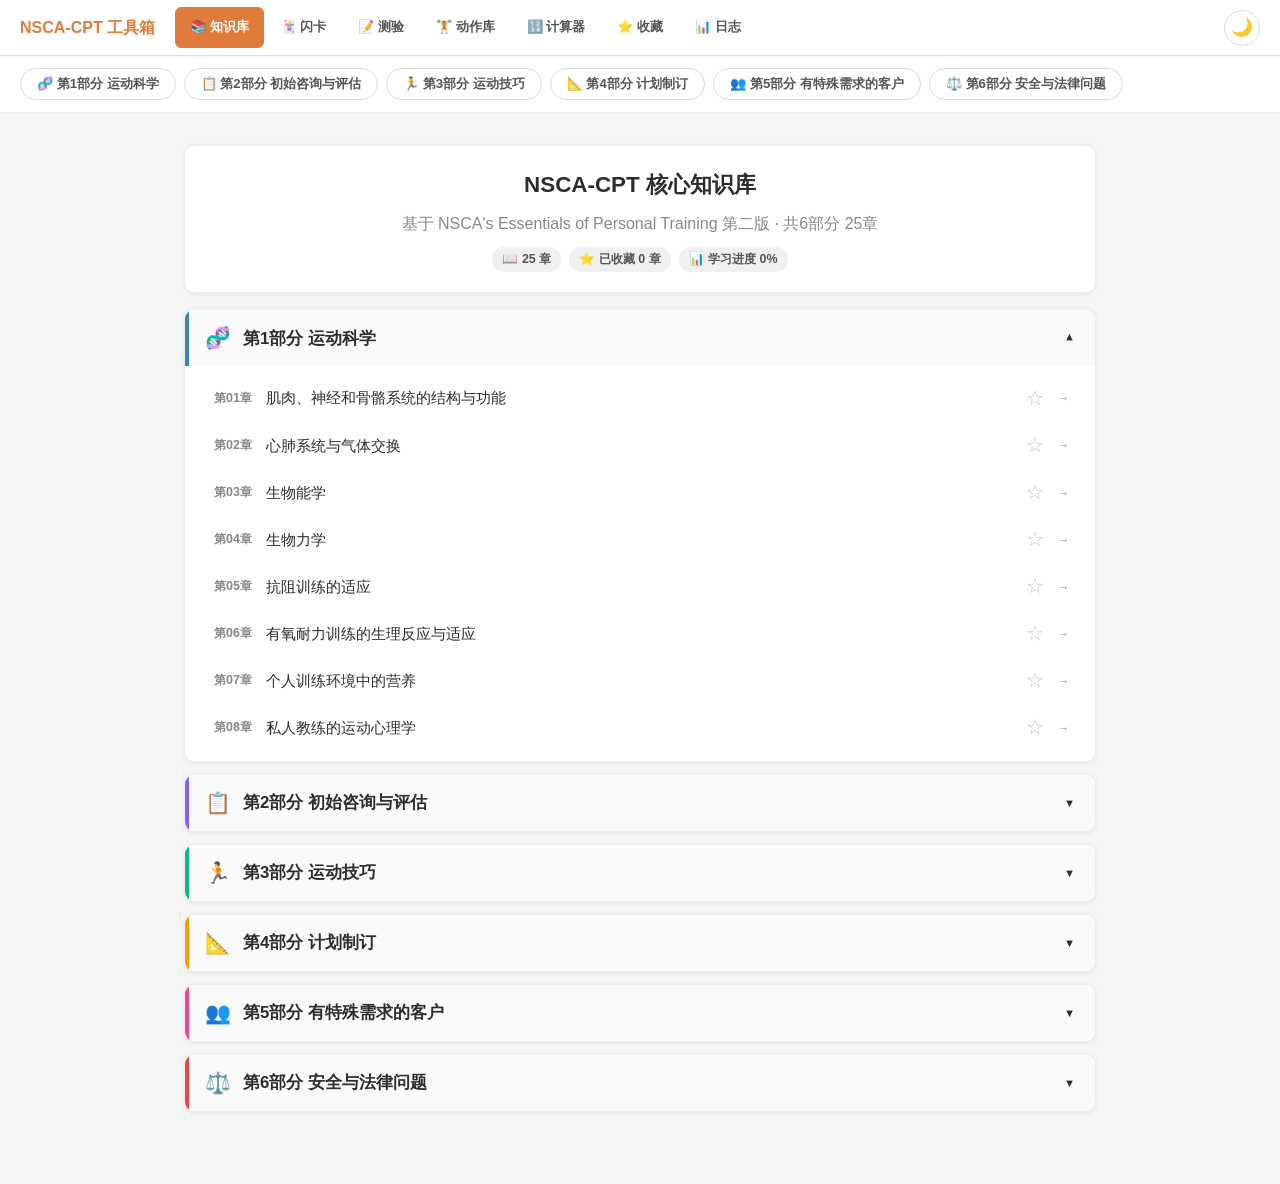
<file: index.html>
<!DOCTYPE html>
<html lang="zh-CN">
<head>
<meta charset="UTF-8">
<meta name="viewport" content="width=device-width, initial-scale=1.0">
<title>NSCA-CPT 知识库</title>
<link rel="stylesheet" href="css/main.css">
<link rel="stylesheet" href="css/knowledge.css">
</head>
<body>

<!-- 导航栏占位 -->
<div id="top-nav-container"></div>

<!-- 快速索引栏 -->
<div class="quick-index" id="quick-index-bar"></div>

<!-- 主内容区 -->
<div class="page-container">
  <div class="card" style="text-align:center;padding:20px;">
    <h2 style="margin:0;">NSCA-CPT 核心知识库</h2>
    <p style="color:var(--text-muted);margin:6px 0 0;">
      基于 NSCA's Essentials of Personal Training 第二版 · 共6部分 25章
    </p>
    <div id="knowledge-stats" style="margin-top:10px;display:flex;gap:8px;justify-content:center;flex-wrap:wrap;"></div>
  </div>

  <!-- 手风琴目录 -->
  <div id="knowledge-accordion"></div>
</div>

<script src="js/shared.js"></script>
<script src="data/chapters-index.js"></script>
<script src="js/knowledge.js"></script>
<script>
document.addEventListener('DOMContentLoaded', () => {
  Shared.init('index');
  KnowledgeModule.init();
});
</script>
</body>
</html>
</file>
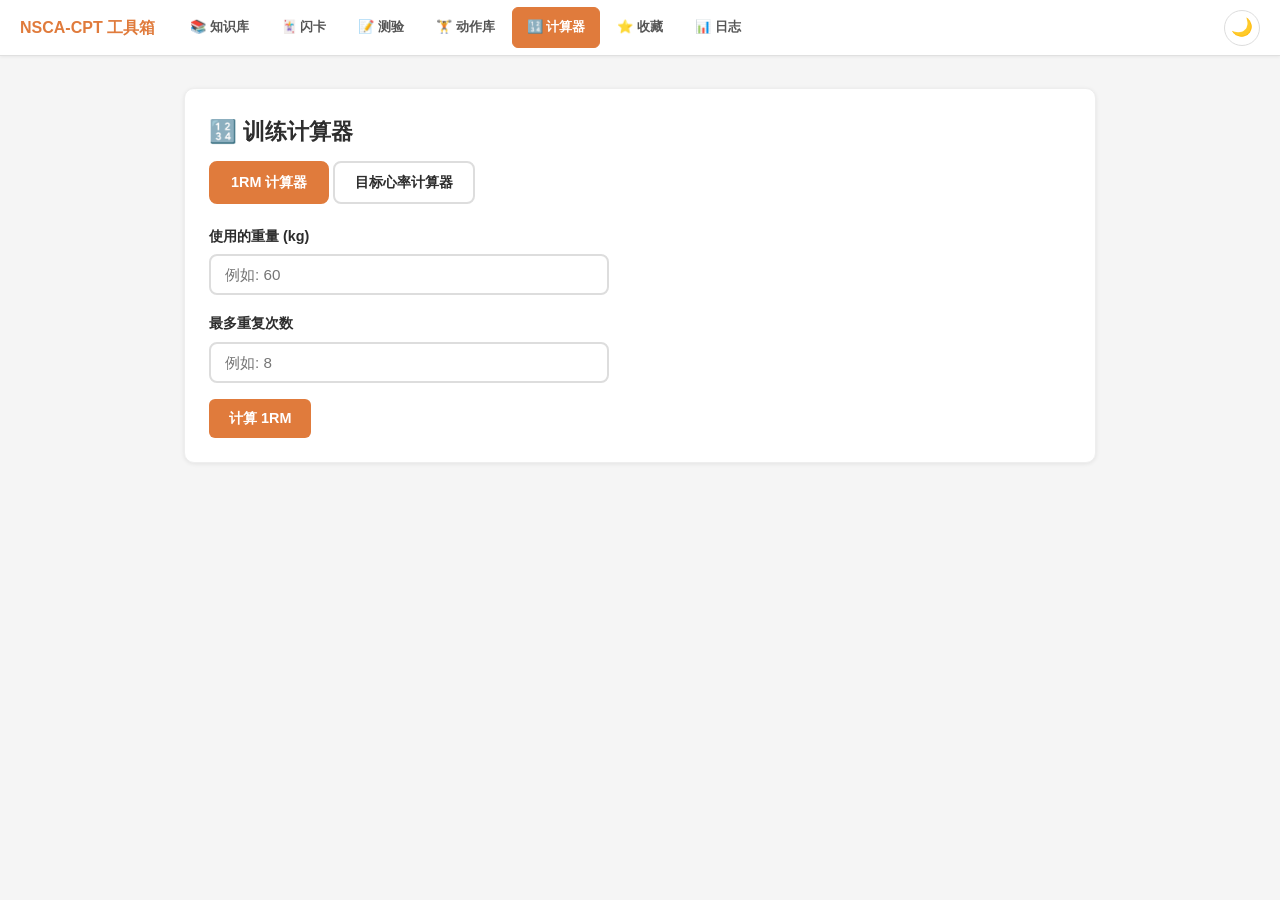
<file: calculator.html>
<!DOCTYPE html>
<html lang="zh-CN">
<head>
<meta charset="UTF-8">
<meta name="viewport" content="width=device-width, initial-scale=1.0">
<title>训练计算器 - NSCA-CPT</title>
<link rel="stylesheet" href="css/main.css">
<style>
  .calc-tabs { display: flex; gap: 4px; margin-bottom: 20px; }
  .calc-tab { padding: 10px 20px; border: 2px solid var(--border); border-radius: 8px; background: var(--card-bg); font-weight: 600; font-size: 0.9rem; cursor: pointer; transition: all 0.15s; color: var(--text); }
  .calc-tab.active { background: var(--accent); color: #fff; border-color: var(--accent); }
  .calc-tab:hover:not(.active) { border-color: var(--accent); }
  .calc-panel { display: none; }
  .calc-panel.active { display: block; }
  .fg { margin-bottom: 16px; }
  .fg label { display: block; font-weight: 600; margin-bottom: 6px; color: var(--text); font-size: 0.9rem; }
  .fg input, .fg select { width: 100%; max-width: 400px; padding: 10px 14px; border: 2px solid var(--border); border-radius: 8px; font-size: 0.95rem; background: var(--card-bg); color: var(--text); }
  .fg input:focus, .fg select:focus { outline: none; border-color: var(--accent); box-shadow: 0 0 0 3px var(--accent-light); }
  .fg-error { color: var(--danger); font-size: 0.85rem; margin-top: 4px; display: none; }
  .fg-error.show { display: block; }
  .calc-result { margin-top: 16px; padding: 18px; background: var(--info-bg); border-radius: 8px; display: none; }
  .calc-result.show { display: block; }
  .calc-result .rv { font-size: 2rem; font-weight: 800; color: var(--accent); }
  .calc-result .rl { font-size: 0.9rem; color: var(--text-muted); margin-top: 4px; }
  .hr-zone-tag { display: inline-block; padding: 4px 14px; border-radius: 20px; font-size: 0.82rem; font-weight: 600; margin-top: 8px; color: #fff; }
</style>
</head>
<body>
<div id="top-nav-container"></div>

<div class="page-container">
  <div class="card">
    <h2>🔢 训练计算器</h2>
    <div class="calc-tabs">
      <button class="calc-tab active" data-calc="rm">1RM 计算器</button>
      <button class="calc-tab" data-calc="hr">目标心率计算器</button>
    </div>

    <!-- 1RM Calculator -->
    <div class="calc-panel active" id="calc-rm">
      <div class="fg"><label for="rm-w">使用的重量 (kg)</label><input type="number" id="rm-w" placeholder="例如: 60" min="0.5" step="0.5"></div>
      <div class="fg"><label for="rm-r">最多重复次数</label><input type="number" id="rm-r" placeholder="例如: 8" min="1"></div>
      <div class="fg-error" id="rm-err"></div>
      <button class="btn btn-primary" id="rm-go">计算 1RM</button>
      <div class="calc-result" id="rm-res"><div class="rv" id="rm-val"></div><div class="rl">估算 1RM (Epley 公式)</div></div>
    </div>

    <!-- Target HR Calculator -->
    <div class="calc-panel" id="calc-hr">
      <div class="fg"><label for="hr-age">年龄</label><input type="number" id="hr-age" placeholder="例如: 25" min="1" max="100"></div>
      <div class="fg"><label for="hr-int">强度百分比</label>
        <select id="hr-int"><option value="">-- 请选择 --</option><option value="50-60">50%-60%（热身/恢复）</option><option value="60-70">60%-70%（燃脂/有氧）</option><option value="70-80">70%-80%（心肺强化）</option><option value="80-90">80%-90%（高强度训练）</option></select></div>
      <div class="fg-error" id="hr-err"></div>
      <button class="btn btn-primary" id="hr-go">计算目标心率</button>
      <div class="calc-result" id="hr-res"><div class="rv" id="hr-val"></div><div class="rl" id="hr-label"></div><span class="hr-zone-tag" id="hr-zone"></span></div>
    </div>
  </div>
</div>

<script src="js/shared.js"></script>
<script src="js/calculator.js"></script>
<script>document.addEventListener('DOMContentLoaded', () => { Shared.init('calculator'); Calculator.init(); });</script>
</body>
</html>
</file>
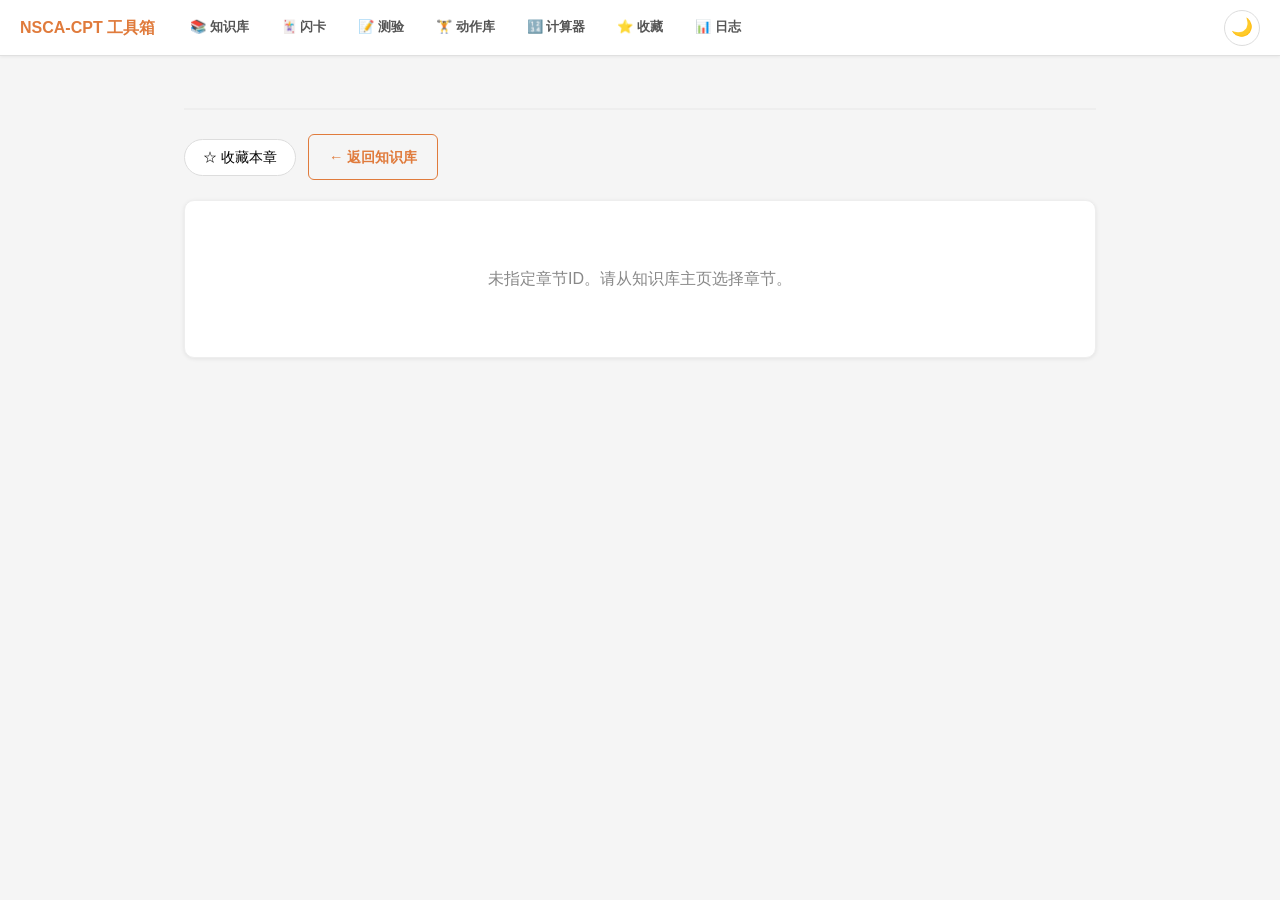
<file: chapter.html>
<!DOCTYPE html>
<html lang="zh-CN">
<head>
<meta charset="UTF-8">
<meta name="viewport" content="width=device-width, initial-scale=1.0">
<title>章节详情 - NSCA-CPT</title>
<link rel="stylesheet" href="css/main.css">
<link rel="stylesheet" href="css/knowledge.css">
</head>
<body>

<!-- 导航栏占位 -->
<div id="top-nav-container"></div>

<!-- 主内容区 -->
<div class="page-container">
  <!-- 页头信息 -->
  <div id="chapter-header" class="chapter-header"></div>

  <!-- 收藏和操作按钮 -->
  <div style="display:flex;gap:12px;align-items:center;margin-bottom:20px;flex-wrap:wrap;">
    <button id="fav-btn" class="fav-btn-large">☆ 收藏本章</button>
    <a href="index.html" class="btn btn-outline">← 返回知识库</a>
  </div>

  <!-- 知识点内容 -->
  <div class="card" id="chapter-content">
    <p style="color:var(--text-muted);text-align:center;padding:30px;">正在加载章节内容...</p>
  </div>
</div>

<script src="js/shared.js"></script>
<script src="data/chapters-index.js"></script>
<script src="js/chapter-loader.js"></script>
<script>
document.addEventListener('DOMContentLoaded', async () => {
  Shared.init(null); // null = no nav link highlighted

  // 加载并渲染章节内容
  await ChapterLoader.renderChapterPage('chapter-content', 'chapter-header');

  // 设置收藏按钮
  const chapterId = ChapterLoader.getChapterIdFromURL();
  const meta = ChapterLoader.getChapterMeta(chapterId);
  if (meta) {
    ChapterLoader.updateFavButton('fav-btn', chapterId, meta.title);
    // 更新页面标题
    document.title = meta.title + ' - NSCA-CPT';
  }
});
</script>
</body>
</html>
</file>
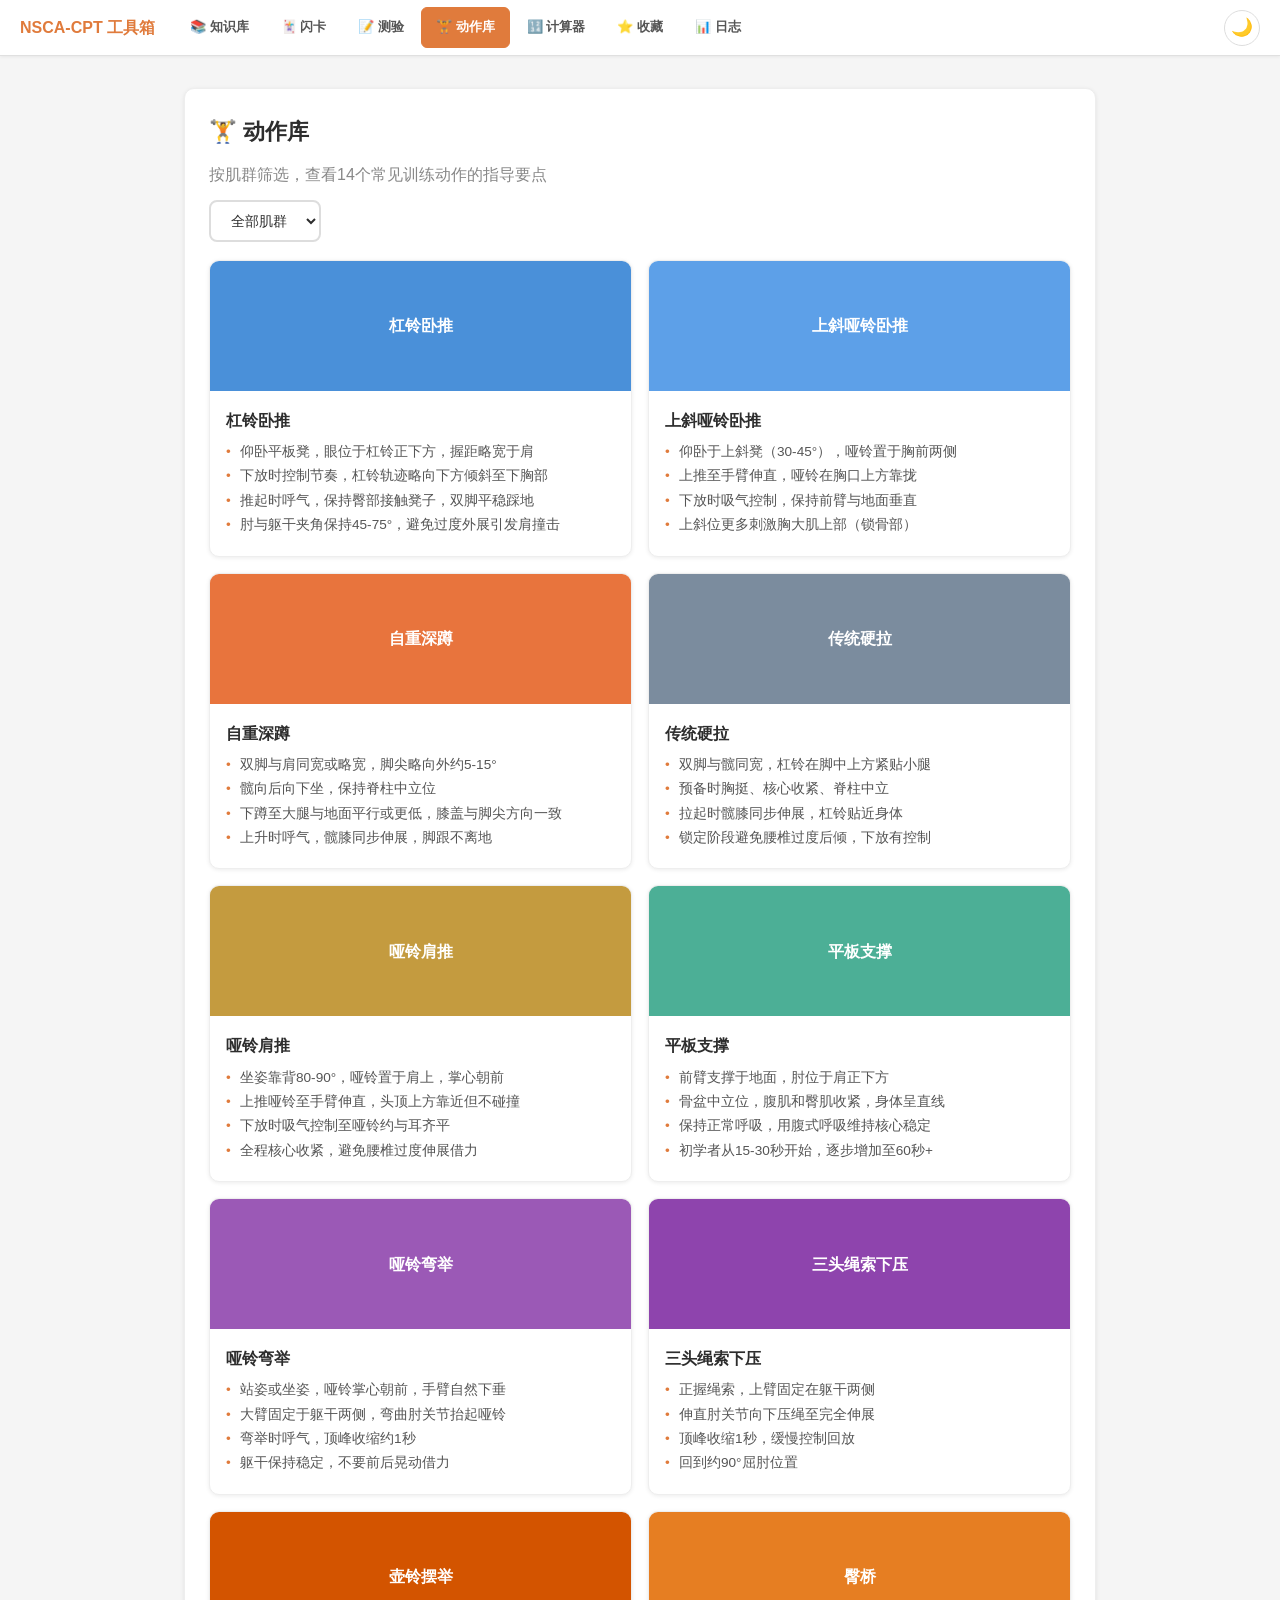
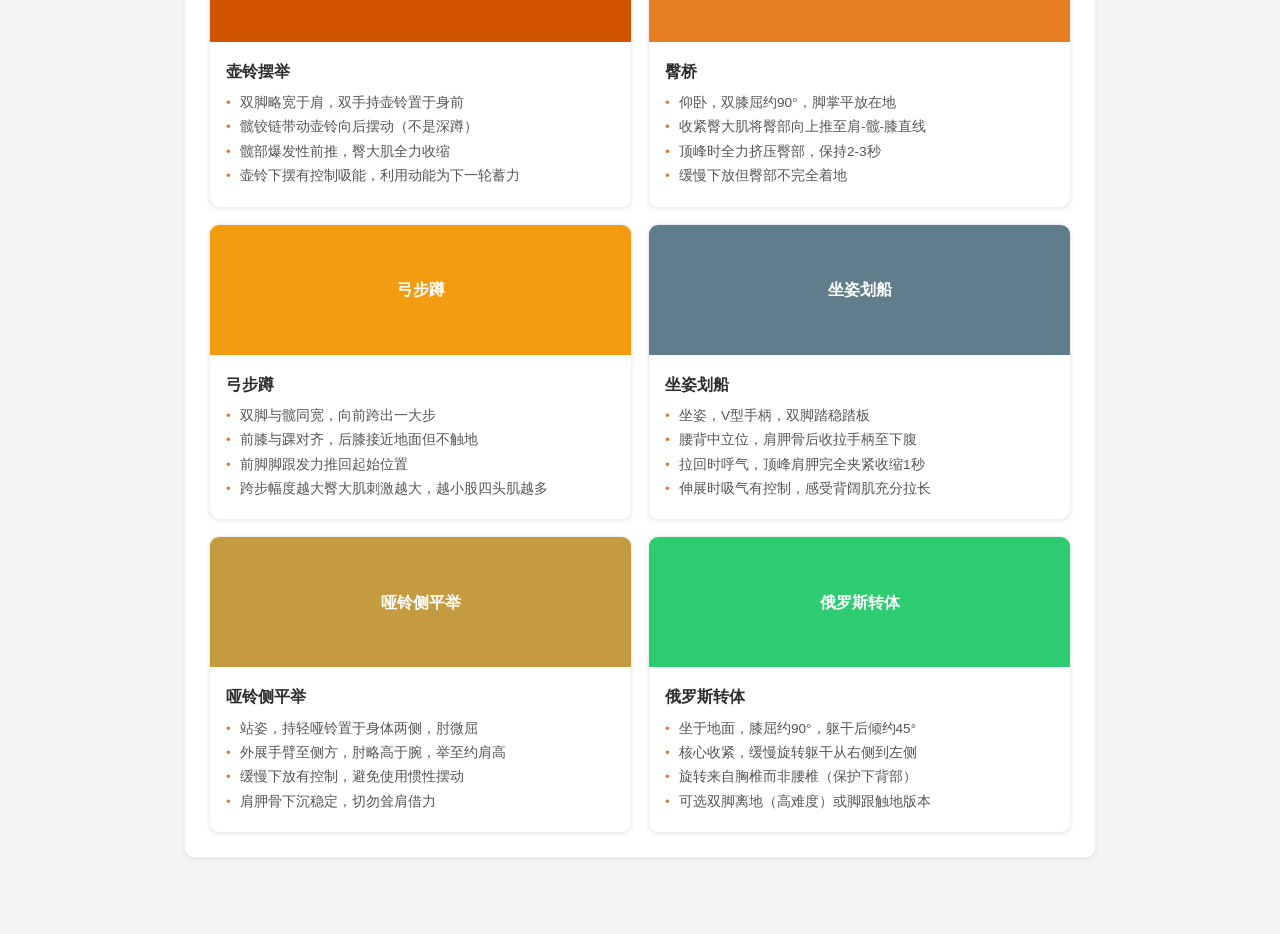
<file: exercises.html>
<!DOCTYPE html>
<html lang="zh-CN">
<head>
<meta charset="UTF-8">
<meta name="viewport" content="width=device-width, initial-scale=1.0">
<title>动作库 - NSCA-CPT</title>
<link rel="stylesheet" href="css/main.css">
<style>
  .ex-filter { margin-bottom: 18px; }
  .ex-filter select { padding: 10px 16px; border: 2px solid var(--border); border-radius: 8px; font-size: 0.9rem; background: var(--card-bg); color: var(--text); max-width: 260px; }
  .ex-grid { display: grid; gap: 16px; grid-template-columns: repeat(auto-fill, minmax(280px, 1fr)); }
  .ex-card { background: var(--card-bg); border-radius: var(--radius); box-shadow: var(--card-shadow); overflow: hidden; border: 1px solid var(--border-light); }
  .ex-img { height: 130px; display: flex; justify-content: center; align-items: center; font-weight: 700; color: #fff; text-align: center; padding: 16px; font-size: 1rem; }
  .ex-info { padding: 16px; }
  .ex-info h4 { margin-bottom: 8px; }
  .ex-info ul { list-style: none; font-size: 0.85rem; color: var(--text-secondary); }
  .ex-info ul li { margin-bottom: 4px; padding-left: 14px; position: relative; line-height: 1.5; }
  .ex-info ul li::before { content: "•"; position: absolute; left: 0; color: var(--accent); }
</style>
</head>
<body>
<div id="top-nav-container"></div>

<div class="page-container">
  <div class="card">
    <h2>🏋️ 动作库</h2>
    <p style="color:var(--text-muted);margin-bottom:12px;">按肌群筛选，查看14个常见训练动作的指导要点</p>
    <div class="ex-filter"><select id="ex-filter"><option value="all">全部肌群</option><option value="胸部">胸部</option><option value="背部">背部</option><option value="腿部">腿部</option><option value="肩部">肩部</option><option value="核心">核心</option><option value="手臂">手臂</option></select></div>
    <div class="ex-grid" id="ex-grid"></div>
  </div>
</div>

<script src="js/shared.js"></script>
<script src="js/exercises.js"></script>
<script>document.addEventListener('DOMContentLoaded', () => { Shared.init('exercises'); Exercises.init(); });</script>
</body>
</html>
</file>
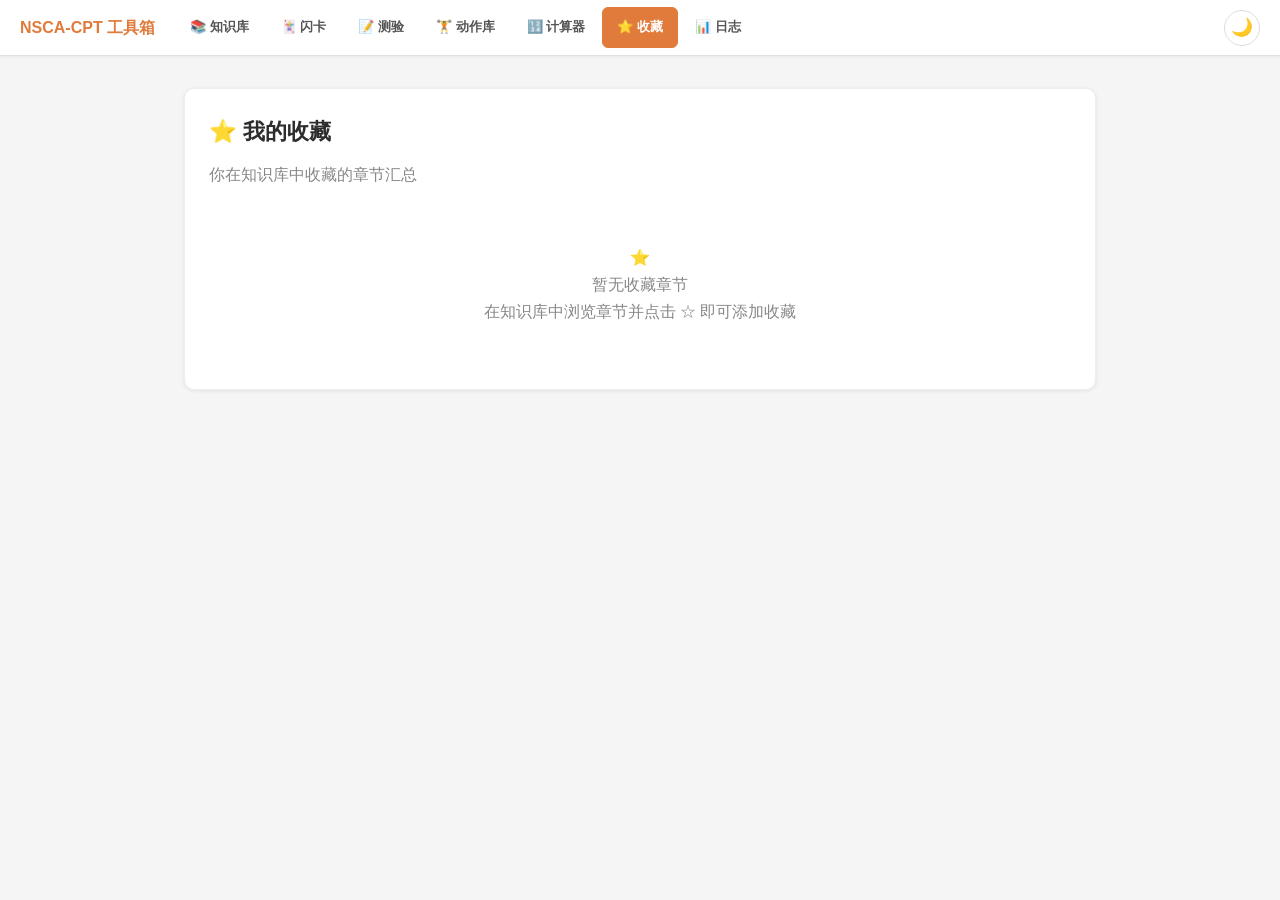
<file: favorites.html>
<!DOCTYPE html>
<html lang="zh-CN">
<head>
<meta charset="UTF-8">
<meta name="viewport" content="width=device-width, initial-scale=1.0">
<title>我的收藏 - NSCA-CPT</title>
<link rel="stylesheet" href="css/main.css">
<link rel="stylesheet" href="css/knowledge.css">
<style>
  .fav-item { display: flex; align-items: center; gap: 12px; padding: 14px 18px; margin-bottom: 6px; background: var(--card-bg); border-radius: var(--radius-sm); border: 1px solid var(--border-light); transition: all 0.15s; }
  .fav-item:hover { border-color: var(--accent); box-shadow: 0 2px 8px rgba(0,0,0,0.06); }
  .fav-item .fav-icon { font-size: 1.1rem; flex-shrink: 0; }
  .fav-item .fav-info { flex: 1; min-width: 0; }
  .fav-item .fav-title { font-weight: 600; color: var(--text); text-decoration: none; display: block; overflow: hidden; text-overflow: ellipsis; white-space: nowrap; }
  .fav-item .fav-title:hover { color: var(--accent); text-decoration: none; }
  .fav-item .fav-date { font-size: 0.78rem; color: var(--text-muted); }
  .fav-item .fav-remove { flex-shrink: 0; background: none; border: none; color: var(--text-muted); cursor: pointer; font-size: 1.1rem; padding: 4px 8px; transition: color 0.15s; }
  .fav-item .fav-remove:hover { color: var(--danger); }
</style>
</head>
<body>
<div id="top-nav-container"></div>

<div class="page-container">
  <div class="card">
    <h2>⭐ 我的收藏</h2>
    <p style="color:var(--text-muted);margin-bottom:16px;">你在知识库中收藏的章节汇总</p>
    <div id="fav-list"></div>
  </div>
</div>

<script src="js/shared.js"></script>
<script src="data/chapters-index.js"></script>
<script src="js/favorites-page.js"></script>
<script>document.addEventListener('DOMContentLoaded', () => { Shared.init('favorites'); FavoritesPage.init(); });</script>
</body>
</html>
</file>
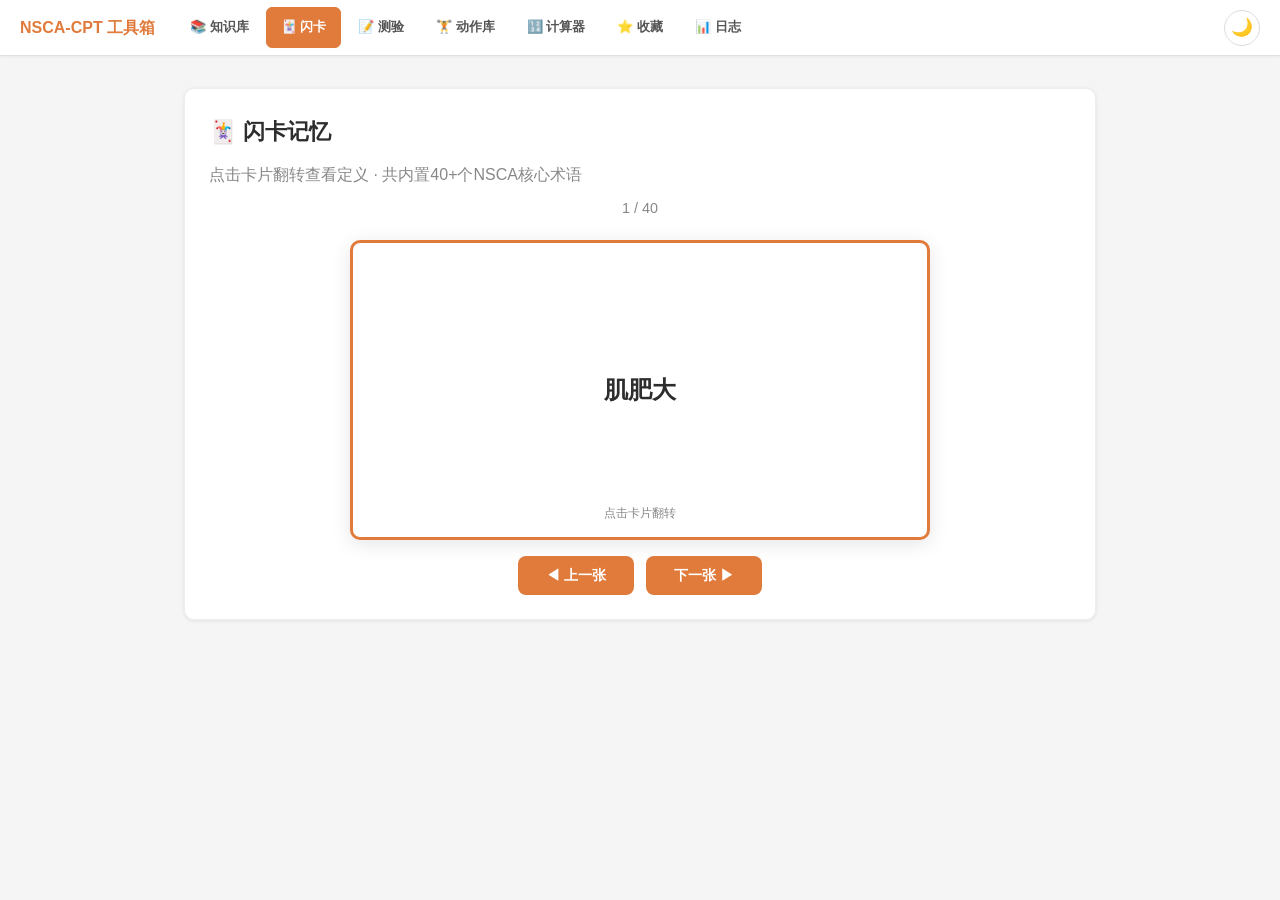
<file: flashcards.html>
<!DOCTYPE html>
<html lang="zh-CN">
<head>
<meta charset="UTF-8">
<meta name="viewport" content="width=device-width, initial-scale=1.0">
<title>闪卡记忆 - NSCA-CPT</title>
<link rel="stylesheet" href="css/main.css">
<style>
  .fc-container { max-width: 580px; margin: 0 auto; text-align: center; }
  .fc-scene { width: 100%; height: 300px; perspective: 1000px; cursor: pointer; margin: 20px 0 16px; }
  .fc-inner { width: 100%; height: 100%; position: relative; transition: transform 0.4s cubic-bezier(0.4,0,0.2,1); transform-style: preserve-3d; }
  .fc-inner.flipped { transform: rotateY(180deg); }
  .fc-face { position: absolute; inset: 0; backface-visibility: hidden; border-radius: var(--radius); display: flex; flex-direction: column; justify-content: center; align-items: center; padding: 32px; text-align: center; box-shadow: 0 4px 20px rgba(0,0,0,0.1); }
  .fc-front { background: var(--card-bg); font-size: 1.5rem; font-weight: 700; border: 3px solid var(--accent); }
  .fc-back { background: #2d2d2d; color: #f0f0f0; transform: rotateY(180deg); font-size: 0.95rem; line-height: 1.7; border: 3px solid var(--accent); }
  .fc-hint { position: absolute; bottom: 14px; font-size: 0.75rem; font-weight: 400; color: var(--text-muted); }
  .fc-counter { font-size: 0.9rem; color: var(--text-muted); margin-bottom: 4px; }
  .fc-nav { display: flex; gap: 12px; justify-content: center; }
  .fc-nav button { padding: 10px 28px; border-radius: 8px; font-weight: 600; border: none; background: var(--accent); color: #fff; cursor: pointer; transition: background 0.15s; font-size: 0.9rem; }
  .fc-nav button:hover { background: var(--accent-hover); }
  .fc-nav button:active { transform: scale(0.97); }
</style>
</head>
<body>
<div id="top-nav-container"></div>

<div class="page-container">
  <div class="card">
    <h2>🃏 闪卡记忆</h2>
    <p style="color:var(--text-muted);margin-bottom:8px;">点击卡片翻转查看定义 · 共内置40+个NSCA核心术语</p>
    <div class="fc-container">
      <div class="fc-counter" id="fc-counter">1 / 40+</div>
      <div class="fc-scene" id="fc-scene">
        <div class="fc-inner" id="fc-inner">
          <div class="fc-face fc-front"><span id="fc-term">点击开始</span><span class="fc-hint">点击卡片翻转</span></div>
          <div class="fc-face fc-back"><span id="fc-def"></span></div>
        </div>
      </div>
      <div class="fc-nav">
        <button id="fc-prev">◀ 上一张</button>
        <button id="fc-next">下一张 ▶</button>
      </div>
    </div>
  </div>
</div>

<script src="js/shared.js"></script>
<script src="js/flashcards.js"></script>
<script>document.addEventListener('DOMContentLoaded', () => { Shared.init('flashcards'); Flashcards.init(); });</script>
</body>
</html>
</file>
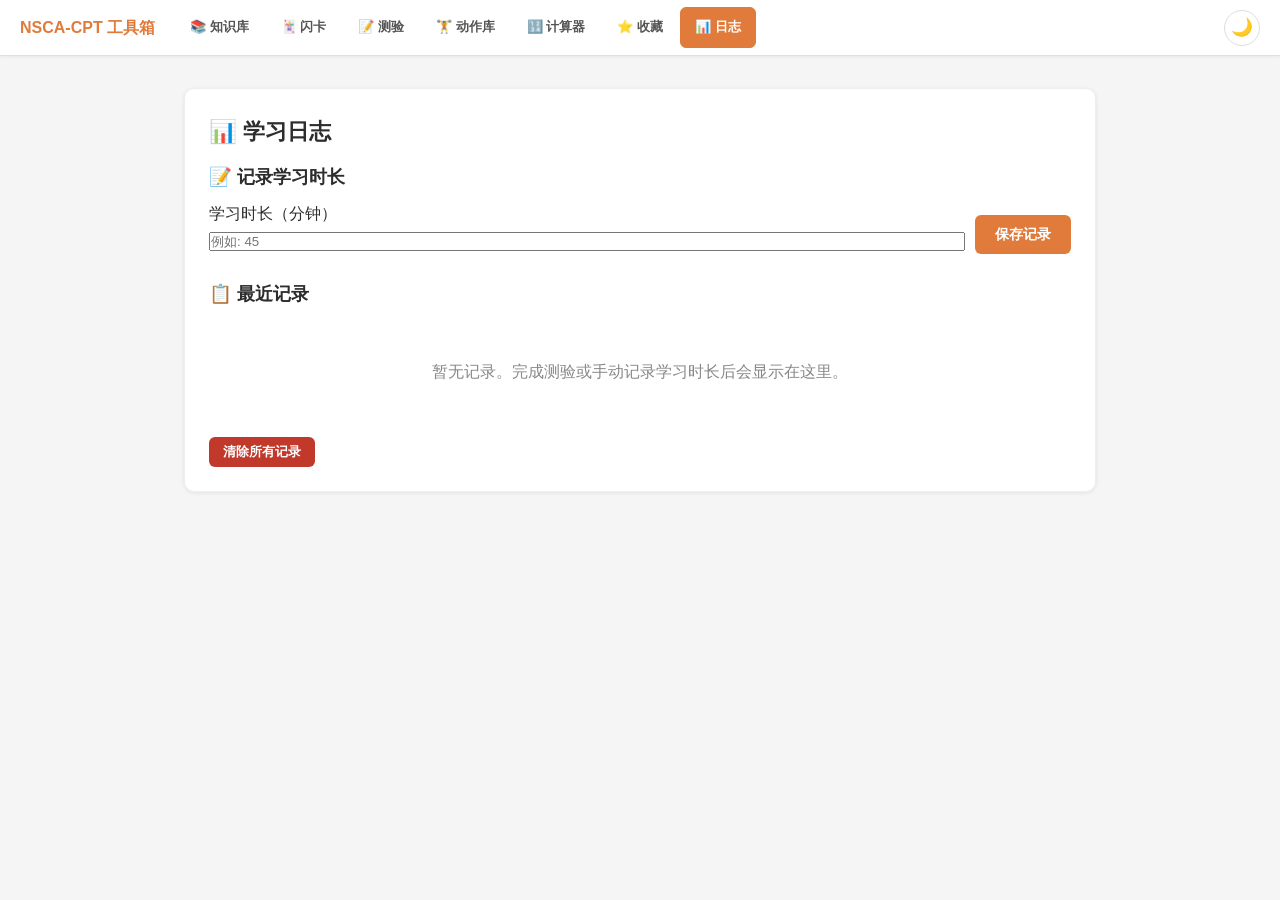
<file: log.html>
<!DOCTYPE html>
<html lang="zh-CN">
<head>
<meta charset="UTF-8">
<meta name="viewport" content="width=device-width, initial-scale=1.0">
<title>学习日志 - NSCA-CPT</title>
<link rel="stylesheet" href="css/main.css">
<style>
  .log-form { display: flex; gap: 10px; flex-wrap: wrap; align-items: flex-end; margin-bottom: 24px; }
  .log-form .fg { margin-bottom: 0; flex: 1; min-width: 160px; }
  .log-form input { width: 100%; }
  .log-item { display: flex; justify-content: space-between; align-items: center; padding: 12px 0; border-bottom: 1px solid var(--border-light); font-size: 0.9rem; }
  .log-item:last-child { border-bottom: none; }
</style>
</head>
<body>
<div id="top-nav-container"></div>

<div class="page-container">
  <div class="card">
    <h2>📊 学习日志</h2>
    <div style="margin-bottom:20px;"><h3>📝 记录学习时长</h3>
      <div class="log-form">
        <div class="fg"><label for="study-min">学习时长（分钟）</label><input type="number" id="study-min" placeholder="例如: 45" min="1"></div>
        <button class="btn btn-primary" id="log-save">保存记录</button>
      </div>
    </div>
    <div><h3>📋 最近记录</h3>
      <div id="log-list"></div>
      <div class="empty-state" id="log-empty" style="display:none;">暂无记录。完成测验或手动记录学习时长后会显示在这里。</div>
      <div style="margin-top:12px;"><button class="btn btn-danger" id="log-clear" style="font-size:0.82rem;padding:6px 14px;">清除所有记录</button></div>
    </div>
  </div>
</div>

<script src="js/shared.js"></script>
<script src="js/log.js"></script>
<script>document.addEventListener('DOMContentLoaded', () => { Shared.init('log'); LogPage.init(); });</script>
</body>
</html>
</file>
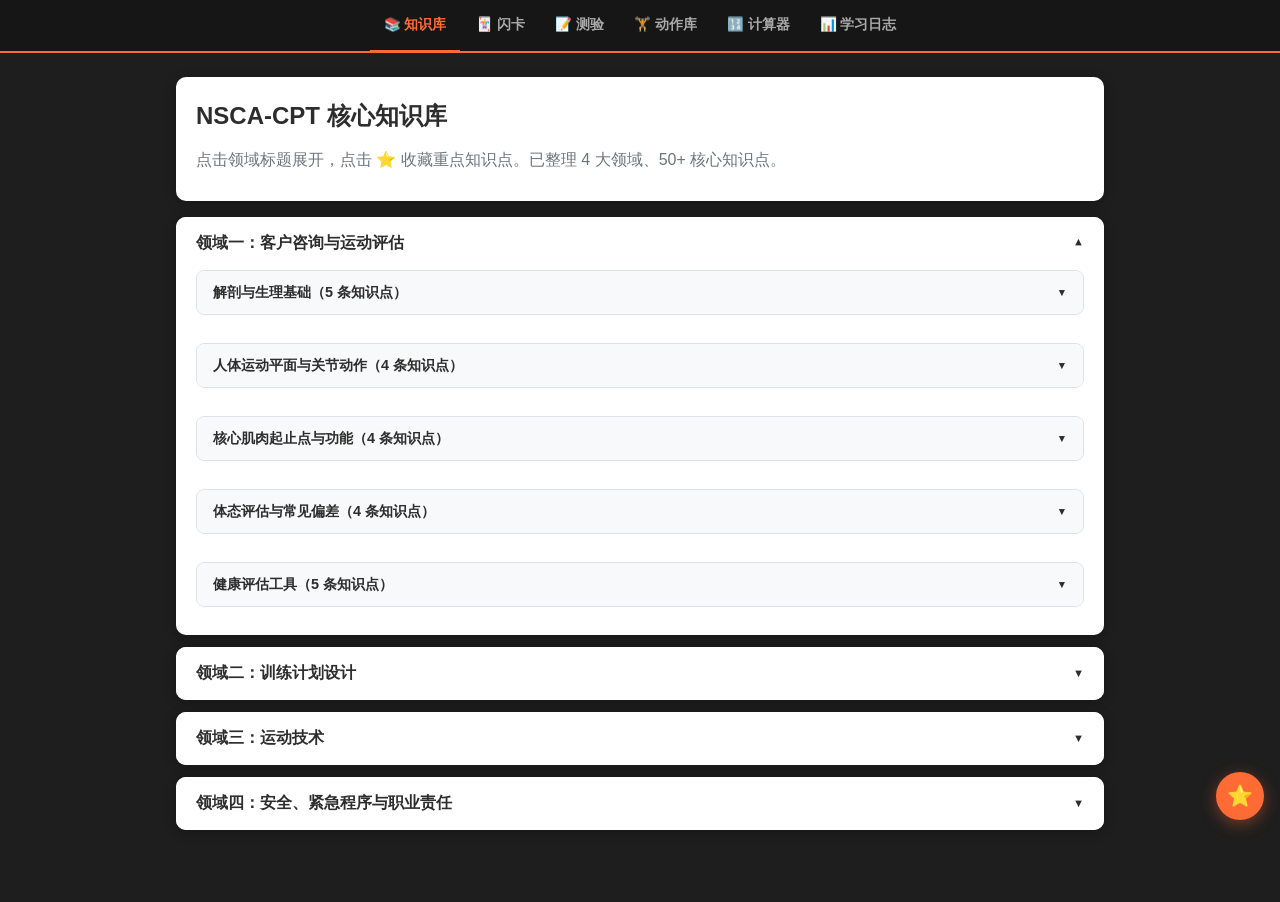
<file: nsca-cpt-learning-toolbox.html>
<!DOCTYPE html>
<html lang="zh-CN">
<head>
<meta charset="UTF-8">
<meta name="viewport" content="width=device-width, initial-scale=1.0">
<title>NSCA-CPT 学习工具箱</title>
<style>
/* ===== CSS Variables ===== */
:root {
  --bg: #1e1e1e;
  --card: #ffffff;
  --card-alt: #f8f9fa;
  --accent: #ff6b35;
  --accent-hover: #e85d2c;
  --accent-light: rgba(255,107,53,0.1);
  --text: #e0e0e0;
  --text-dark: #2d2d2d;
  --text-muted: #6c757d;
  --border: #dee2e6;
  --success: #28a745;
  --danger: #dc3545;
  --shadow: 0 2px 12px rgba(0,0,0,0.3);
  --radius: 10px;
  --transition: 0.25s ease;
  --nav-height: 56px;
}

/* ===== Reset & Base ===== */
*, *::before, *::after { box-sizing: border-box; margin: 0; padding: 0; }
html { font-size: 16px; scroll-behavior: smooth; }
body {
  font-family: -apple-system, BlinkMacSystemFont, "Segoe UI", "Noto Sans SC", "PingFang SC", sans-serif;
  background: var(--bg);
  color: var(--text);
  line-height: 1.6;
  min-height: 100vh;
}
h2 { font-size: 1.5rem; margin-bottom: 0.75rem; color: var(--text-dark); }
h3 { font-size: 1.15rem; margin-bottom: 0.5rem; color: var(--text-dark); }
p { margin-bottom: 0.5rem; }
button { cursor: pointer; font-family: inherit; }

/* ===== Navigation ===== */
.nav {
  position: sticky; top: 0; z-index: 100;
  background: #161616;
  border-bottom: 2px solid var(--accent);
  display: flex;
  justify-content: center;
  gap: 2px;
  padding: 0 10px;
  overflow-x: auto;
  -webkit-overflow-scrolling: touch;
}
.nav-btn {
  background: none; border: none; color: #aaa;
  font-size: 0.85rem; font-weight: 600;
  padding: 16px 14px;
  white-space: nowrap;
  transition: var(--transition);
  border-bottom: 3px solid transparent;
  margin-bottom: -2px;
}
.nav-btn:hover { color: #fff; }
.nav-btn.active { color: var(--accent); border-bottom-color: var(--accent); }

/* ===== Main ===== */
.main {
  max-width: 960px;
  margin: 0 auto;
  padding: 24px 16px 60px;
}
.module { display: none; }
.module.active { display: block; }

/* ===== Cards ===== */
.card {
  background: var(--card);
  color: var(--text-dark);
  border-radius: var(--radius);
  padding: 20px;
  margin-bottom: 16px;
  box-shadow: var(--shadow);
}

/* ===== Accordion ===== */
.accordion { border-radius: var(--radius); overflow: hidden; margin-bottom: 12px; background: var(--card); box-shadow: var(--shadow); }
.accordion-header {
  width: 100%; background: var(--card); border: none;
  display: flex; justify-content: space-between; align-items: center;
  padding: 16px 20px; font-size: 1rem; font-weight: 700;
  color: var(--text-dark); text-align: left;
  transition: background var(--transition);
}
.accordion-header:hover { background: #f0f0f0; }
.accordion-header .arrow { transition: transform var(--transition); font-size: 0.7rem; }
.accordion-header.open .arrow { transform: rotate(180deg); }
.accordion-body { max-height: 0; overflow: hidden; transition: max-height 0.4s ease; }
.accordion-body.open { max-height: 5000px; }
.accordion-content { padding: 0 20px 20px; }
.sub-accordion { margin-bottom: 8px; border: 1px solid var(--border); border-radius: 8px; overflow: hidden; }
.sub-accordion-header {
  width: 100%; background: var(--card-alt); border: none;
  display: flex; justify-content: space-between; align-items: center;
  padding: 12px 16px; font-size: 0.9rem; font-weight: 600;
  color: var(--text-dark); text-align: left;
  transition: background var(--transition);
}
.sub-accordion-header:hover { background: #eef0f2; }
.sub-accordion-header .arrow { font-size: 0.65rem; transition: transform var(--transition); }
.sub-accordion-header.open .arrow { transform: rotate(180deg); }
.sub-accordion-body { max-height: 0; overflow: hidden; transition: max-height 0.35s ease; }
.sub-accordion-body.open { max-height: 3000px; }
.sub-accordion-content { padding: 0 16px 16px; }

.knowledge-list { list-style: none; }
.knowledge-list li {
  display: flex; align-items: flex-start; gap: 10px;
  padding: 10px 0;
  border-bottom: 1px solid #eee;
  font-size: 0.9rem;
  line-height: 1.5;
}
.knowledge-list li:last-child { border-bottom: none; }
.knowledge-list .bullet {
  flex-shrink: 0; width: 8px; height: 8px; margin-top: 6px;
  background: var(--accent); border-radius: 50%;
}
.fav-star {
  flex-shrink: 0; background: none; border: none; font-size: 1.2rem;
  cursor: pointer; transition: transform 0.15s; line-height: 1; padding: 0; margin-left: 4px;
}
.fav-star:hover { transform: scale(1.3); }
.fav-star.favorited { color: var(--accent); }

/* Favorites Panel */
.favorites-toggle {
  position: fixed; right: 16px; bottom: 80px; z-index: 200;
  width: 48px; height: 48px;
  background: var(--accent); color: #fff; border: none;
  border-radius: 50%; font-size: 1.3rem;
  box-shadow: 0 4px 16px rgba(255,107,53,0.4);
  transition: transform var(--transition);
}
.favorites-toggle:hover { transform: scale(1.1); }
.favorites-overlay {
  position: fixed; inset: 0; z-index: 500;
  background: rgba(0,0,0,0.6);
  display: none; justify-content: center; align-items: center;
}
.favorites-overlay.show { display: flex; }
.favorites-panel {
  background: var(--card); color: var(--text-dark);
  border-radius: var(--radius); padding: 24px;
  max-width: 500px; width: 90%; max-height: 70vh; overflow-y: auto;
  box-shadow: 0 8px 32px rgba(0,0,0,0.5);
}
.favorites-panel h3 { margin-bottom: 16px; display: flex; justify-content: space-between; align-items: center; }
.favorites-panel h3 button { background: none; border: none; font-size: 1.3rem; color: var(--text-muted); }
.favorites-panel h3 button:hover { color: var(--text-dark); }
.favorites-panel .empty { color: var(--text-muted); text-align: center; padding: 30px 0; }

/* ===== Flashcard ===== */
.flashcard-container { display: flex; flex-direction: column; align-items: center; gap: 20px; }
.flashcard-scene {
  width: 100%; max-width: 450px; height: 300px;
  perspective: 1000px; cursor: pointer;
}
.flashcard-inner {
  width: 100%; height: 100%;
  position: relative;
  transition: transform 0.6s cubic-bezier(0.4,0,0.2,1);
  transform-style: preserve-3d;
}
.flashcard-inner.flipped { transform: rotateY(180deg); }
.flashcard-face {
  position: absolute; inset: 0;
  backface-visibility: hidden;
  border-radius: var(--radius);
  display: flex; justify-content: center; align-items: center;
  padding: 32px; text-align: center;
  box-shadow: var(--shadow);
}
.flashcard-front {
  background: var(--card);
  font-size: 1.4rem; font-weight: 700; color: var(--text-dark);
  border: 3px solid var(--accent);
}
.flashcard-front .flip-hint {
  position: absolute; bottom: 16px; font-size: 0.75rem; font-weight: 400; color: var(--text-muted);
}
.flashcard-back {
  background: #2d2d2d; color: #f0f0f0;
  transform: rotateY(180deg);
  font-size: 1rem; line-height: 1.6;
  border: 3px solid var(--accent);
}
.flashcard-counter { font-size: 0.85rem; color: var(--text-muted); }
.flashcard-nav { display: flex; gap: 12px; }
.flashcard-nav button {
  padding: 10px 24px; border-radius: 6px; font-size: 0.9rem; font-weight: 600;
  border: none; background: var(--accent); color: #fff; transition: background var(--transition);
}
.flashcard-nav button:hover { background: var(--accent-hover); }
.flashcard-nav button:active { transform: scale(0.97); }

/* ===== Quiz ===== */
.quiz-question { font-size: 1.1rem; font-weight: 600; margin-bottom: 16px; color: var(--text-dark); }
.quiz-options { list-style: none; display: flex; flex-direction: column; gap: 10px; }
.quiz-options li { }
.quiz-option {
  width: 100%; text-align: left; padding: 14px 16px;
  border: 2px solid var(--border); border-radius: 8px;
  background: #fff; font-size: 0.95rem;
  transition: all var(--transition);
}
.quiz-option:not(.disabled):hover { border-color: var(--accent); background: var(--accent-light); }
.quiz-option.correct { border-color: var(--success); background: #d4edda; color: #155724; }
.quiz-option.incorrect { border-color: var(--danger); background: #f8d7da; color: #721c24; }
.quiz-option.disabled { pointer-events: none; opacity: 0.85; }
.quiz-explanation { margin-top: 12px; padding: 12px 16px; background: #eef6ff; border-radius: 8px; font-size: 0.9rem; color: #1a5276; display: none; }
.quiz-explanation.show { display: block; }
.quiz-next { display: none; margin-top: 16px; }
.quiz-next.show { display: inline-block; }
.quiz-score { text-align: center; padding: 30px 0; }
.quiz-score .score-big { font-size: 3rem; font-weight: 800; color: var(--accent); }
.quiz-review { margin-top: 20px; }
.quiz-review .review-item {
  padding: 14px 16px; border-radius: 8px; margin-bottom: 10px;
  border-left: 4px solid var(--danger);
}

/* ===== Exercise ===== */
.exercise-filter { margin-bottom: 20px; }
.exercise-filter select {
  padding: 10px 16px; border: 2px solid var(--border); border-radius: 8px;
  font-size: 0.9rem; background: #fff; width: 100%; max-width: 300px;
}
.exercise-grid {
  display: grid; gap: 16px;
  grid-template-columns: repeat(auto-fill, minmax(260px, 1fr));
}
.exercise-card { background: var(--card); border-radius: var(--radius); box-shadow: var(--shadow); overflow: hidden; }
.exercise-img {
  height: 140px; display: flex; justify-content: center; align-items: center;
  font-size: 1rem; font-weight: 700; color: #fff; text-align: center; padding: 16px;
}
.exercise-info { padding: 16px; }
.exercise-info h4 { font-size: 1rem; margin-bottom: 8px; color: var(--text-dark); }
.exercise-info ul { list-style: none; font-size: 0.85rem; color: #555; }
.exercise-info ul li { margin-bottom: 4px; padding-left: 12px; position: relative; }
.exercise-info ul li::before { content: "•"; position: absolute; left: 0; color: var(--accent); }

/* ===== Calculator ===== */
.calc-tabs { display: flex; gap: 4px; margin-bottom: 20px; }
.calc-tab {
  padding: 10px 20px; border: 2px solid var(--border); border-radius: 8px;
  background: #fff; font-weight: 600; font-size: 0.9rem; transition: all var(--transition);
}
.calc-tab.active { background: var(--accent); color: #fff; border-color: var(--accent); }
.calc-tab:hover:not(.active) { border-color: var(--accent); }
.calc-panel { display: none; }
.calc-panel.active { display: block; }
.form-group { margin-bottom: 16px; }
.form-group label { display: block; font-weight: 600; margin-bottom: 6px; color: var(--text-dark); font-size: 0.9rem; }
.form-group input, .form-group select {
  width: 100%; max-width: 360px; padding: 10px 14px;
  border: 2px solid var(--border); border-radius: 8px; font-size: 0.95rem;
}
.form-group input:focus, .form-group select:focus { outline: none; border-color: var(--accent); box-shadow: 0 0 0 3px var(--accent-light); }
.form-error { color: var(--danger); font-size: 0.85rem; margin-top: 4px; display: none; }
.form-error.show { display: block; }
.calc-result { margin-top: 16px; padding: 18px; background: #eef6ff; border-radius: 8px; display: none; }
.calc-result.show { display: block; }
.calc-result .result-value { font-size: 2rem; font-weight: 800; color: var(--accent); }
.calc-result .result-label { font-size: 0.9rem; color: var(--text-muted); margin-top: 4px; }
.hr-zone { display: inline-block; padding: 4px 12px; border-radius: 20px; font-size: 0.8rem; font-weight: 600; margin-top: 8px; }

/* ===== Study Log ===== */
.log-section { margin-bottom: 24px; }
.log-section h3 { margin-bottom: 12px; color: var(--text-dark); }
.study-form { display: flex; gap: 10px; flex-wrap: wrap; align-items: flex-end; }
.study-form .form-group { margin-bottom: 0; flex: 1; min-width: 160px; }
.study-form input { width: 100%; }
.log-list { list-style: none; }
.log-list li {
  display: flex; justify-content: space-between; align-items: center;
  padding: 12px 0; border-bottom: 1px solid #eee; font-size: 0.9rem;
}
.log-list li:last-child { border-bottom: none; }
.log-empty { color: var(--text-muted); text-align: center; padding: 20px 0; }
.log-clear { margin-top: 12px; }
.log-clear button { padding: 8px 16px; background: var(--danger); color: #fff; border: none; border-radius: 6px; font-size: 0.85rem; }

/* ===== Buttons ===== */
.btn-primary {
  padding: 10px 24px; background: var(--accent); color: #fff;
  border: none; border-radius: 8px; font-size: 0.9rem; font-weight: 600;
  transition: background var(--transition);
}
.btn-primary:hover { background: var(--accent-hover); }
.btn-primary:active { transform: scale(0.97); }
.btn-secondary {
  padding: 10px 24px; background: #fff; color: var(--accent);
  border: 2px solid var(--accent); border-radius: 8px; font-size: 0.9rem; font-weight: 600;
  transition: all var(--transition);
}
.btn-secondary:hover { background: var(--accent-light); }

/* ===== Responsive ===== */
@media (max-width: 767px) {
  .nav { justify-content: flex-start; }
  .nav-btn { font-size: 0.78rem; padding: 14px 10px; }
  .flashcard-scene { height: 240px; }
  .flashcard-front { font-size: 1.1rem; }
  .flashcard-back { font-size: 0.85rem; }
  .exercise-grid { grid-template-columns: 1fr; }
  .favorites-toggle { right: 10px; bottom: 60px; width: 42px; height: 42px; font-size: 1.1rem; }
  .quiz-score .score-big { font-size: 2.2rem; }
}
</style>
</head>
<body>

<!-- Navigation -->
<nav class="nav" id="nav">
  <button class="nav-btn active" data-tab="knowledge">📚 知识库</button>
  <button class="nav-btn" data-tab="flashcard">🃏 闪卡</button>
  <button class="nav-btn" data-tab="quiz">📝 测验</button>
  <button class="nav-btn" data-tab="exercise">🏋️ 动作库</button>
  <button class="nav-btn" data-tab="calculator">🔢 计算器</button>
  <button class="nav-btn" data-tab="log">📊 学习日志</button>
</nav>

<!-- Main Content -->
<main class="main" id="main">

  <!-- Module 1: Knowledge Base -->
  <section class="module active" id="module-knowledge">
    <div class="card"><h2>NSCA-CPT 核心知识库</h2><p style="color:var(--text-muted)">点击领域标题展开，点击 ⭐ 收藏重点知识点。已整理 4 大领域、50+ 核心知识点。</p></div>
    <div id="knowledge-container"></div>
  </section>

  <!-- Module 2: Flashcard -->
  <section class="module" id="module-flashcard">
    <div class="card flashcard-container">
      <h2>闪卡记忆</h2>
      <p style="color:var(--text-muted)">点击卡片翻转查看定义，使用按钮随机抽取新卡片</p>
      <div class="flashcard-counter" id="flashcard-counter">1 / 40+</div>
      <div class="flashcard-scene" id="flashcard-scene">
        <div class="flashcard-inner" id="flashcard-inner">
          <div class="flashcard-face flashcard-front">
            <span id="flashcard-term">点击开始</span>
            <span class="flip-hint">点击翻转</span>
          </div>
          <div class="flashcard-face flashcard-back">
            <span id="flashcard-def"></span>
          </div>
        </div>
      </div>
      <div class="flashcard-nav">
        <button id="flashcard-prev">◀ 上一张</button>
        <button id="flashcard-next">下一张 ▶</button>
      </div>
    </div>
  </section>

  <!-- Module 3: Quiz -->
  <section class="module" id="module-quiz">
    <div class="card">
      <h2>随堂测验</h2>
      <p style="color:var(--text-muted)">每次随机抽取 10 道单选题，即时反馈，完成后查看得分与错题解析</p>
      <div id="quiz-content">
        <button class="btn-primary" id="quiz-start">开始测验</button>
      </div>
    </div>
  </section>

  <!-- Module 4: Exercise Library -->
  <section class="module" id="module-exercise">
    <div class="card">
      <h2>动作库</h2>
      <p style="color:var(--text-muted)">按肌群筛选，查看动作指导要点</p>
      <div class="exercise-filter">
        <select id="exercise-filter">
          <option value="all">全部肌群</option>
          <option value="胸部">胸部</option>
          <option value="背部">背部</option>
          <option value="腿部">腿部</option>
          <option value="肩部">肩部</option>
          <option value="核心">核心</option>
          <option value="手臂">手臂</option>
        </select>
      </div>
      <div class="exercise-grid" id="exercise-grid"></div>
    </div>
  </section>

  <!-- Module 5: Calculator -->
  <section class="module" id="module-calculator">
    <div class="card">
      <h2>训练计算器</h2>
      <div class="calc-tabs">
        <button class="calc-tab active" data-calc="rm">1RM 计算器</button>
        <button class="calc-tab" data-calc="hr">目标心率计算器</button>
      </div>
      <!-- 1RM -->
      <div class="calc-panel active" id="calc-rm">
        <div class="form-group">
          <label for="rm-weight">使用的重量 (kg)</label>
          <input type="number" id="rm-weight" placeholder="例如: 60" min="0.5" step="0.5">
        </div>
        <div class="form-group">
          <label for="rm-reps">最多重复次数</label>
          <input type="number" id="rm-reps" placeholder="例如: 8" min="1" step="1">
        </div>
        <div class="form-error" id="rm-error"></div>
        <button class="btn-primary" id="rm-calc">计算 1RM</button>
        <div class="calc-result" id="rm-result">
          <div class="result-value" id="rm-value"></div>
          <div class="result-label">估算 1RM (Epley 公式)</div>
        </div>
      </div>
      <!-- Target HR -->
      <div class="calc-panel" id="calc-hr">
        <div class="form-group">
          <label for="hr-age">年龄</label>
          <input type="number" id="hr-age" placeholder="例如: 25" min="1" max="100">
        </div>
        <div class="form-group">
          <label for="hr-intensity">强度百分比</label>
          <select id="hr-intensity">
            <option value="">-- 请选择 --</option>
            <option value="50-60">50% - 60%（热身/恢复）</option>
            <option value="60-70">60% - 70%（燃脂/有氧）</option>
            <option value="70-80">70% - 80%（心肺强化）</option>
            <option value="80-90">80% - 90%（高强度训练）</option>
          </select>
        </div>
        <div class="form-error" id="hr-error"></div>
        <button class="btn-primary" id="hr-calc">计算目标心率</button>
        <div class="calc-result" id="hr-result">
          <div class="result-value" id="hr-value"></div>
          <div class="result-label" id="hr-label"></div>
          <span class="hr-zone" id="hr-zone"></span>
        </div>
      </div>
    </div>
  </section>

  <!-- Module 6: Study Log -->
  <section class="module" id="module-log">
    <div class="card">
      <h2>学习日志</h2>
      <!-- Manual time logging -->
      <div class="log-section">
        <h3>📝 记录学习时长</h3>
        <div class="study-form">
          <div class="form-group">
            <label for="study-minutes">学习时长（分钟）</label>
            <input type="number" id="study-minutes" placeholder="例如: 45" min="1">
          </div>
          <button class="btn-primary" id="study-save">保存记录</button>
        </div>
      </div>
      <!-- Log list -->
      <div class="log-section">
        <h3>📋 最近记录</h3>
        <ul class="log-list" id="log-list"></ul>
        <div class="log-empty" id="log-empty" style="display:none">暂无记录，完成测验或手动记录学习时长后会显示在这里</div>
        <div class="log-clear">
          <button id="log-clear">清除所有记录</button>
        </div>
      </div>
    </div>
  </section>

</main>

<!-- Favorites floating button -->
<button class="favorites-toggle" id="favorites-toggle" title="我的收藏">⭐</button>

<!-- Favorites overlay -->
<div class="favorites-overlay" id="favorites-overlay">
  <div class="favorites-panel" id="favorites-panel">
    <h3>
      我的收藏
      <button id="favorites-close">&times;</button>
    </h3>
    <div id="favorites-list"></div>
  </div>
</div>

<script>
'use strict';

/* ===== DATA: Knowledge Base ===== */
const KNOWLEDGE_DATA = [
  {
    id: 'd1', title: '领域一：客户咨询与运动评估',
    topics: [
      {
        id: 't1-1', title: '解剖与生理基础',
        points: [
          {id:'kp1',text:'运动单位由α运动神经元及其支配的所有肌纤维组成。精细动作的运动单位支配较少肌纤维（如眼肌约10条），大肌肉的运动单位可支配数百至上千条肌纤维（如股四头肌）。'},
          {id:'kp2',text:'肌纤维类型：I型（慢缩氧化型）收缩速度慢、力量小、耐力强，适合长时间有氧运动；IIa型（快缩氧化酵解型）兼具力量与耐力；IIx/IIb型（快缩酵解型）收缩速度快、力量大、易疲劳，适合爆发力输出。'},
          {id:'kp3',text:'滑动丝理论：肌纤维收缩时，肌球蛋白头与肌动蛋白丝结合形成"横桥"，通过ATP水解供能，拉动肌动蛋白丝沿肌球蛋白丝滑动，使肌小节缩短。此过程为"兴奋-收缩耦联"，核心是钙离子(Ca²⁺)释放触发。'},
          {id:'kp4',text:'心血管系统对运动的反应：运动时交感神经兴奋→心率↑、每搏输出量↑、心输出量↑。心输出量(CO)=心率(HR)×每搏输出量(SV)。静息CO约5L/min，最大运动时可达20-40L/min。'},
          {id:'kp5',text:'三大供能系统：(1)磷酸原系统(ATP-PC)：立即供能，持续约6-10秒，高强度爆发（如冲刺、跳跃）；(2)糖酵解：快速供能，持续约30秒-2分钟，无需氧气，产物含乳酸；(3)氧化系统：缓慢供能，需氧气，可长时间运行，利用碳水化合物和脂肪。'}
        ]
      },
      {
        id: 't1-2', title: '人体运动平面与关节动作',
        points: [
          {id:'kp6',text:'矢状面将身体分为左右两部分，该平面上的运动包括屈曲(flexion)和伸展(extension)。典型动作：肱二头肌弯举、深蹲、弓步、跑步的前后摆腿。'},
          {id:'kp7',text:'冠状面将身体分为前后两部分，该平面上的运动包括外展(abduction)和内收(adduction)。典型动作：哑铃侧平举、引体向上时手臂外展、侧弓步。'},
          {id:'kp8',text:'水平面将身体分为上下两部分，该平面上的运动包括旋转(rotation)和水平屈伸。典型动作：俄罗斯转体、胸大肌飞鸟的水平屈、高尔夫挥杆。'},
          {id:'kp9',text:'关节动作总结：屈(flexion)=减小关节角度；伸(extension)=增大关节角度；外展(abduction)=远离身体中线；内收(adduction)=靠近身体中线；旋转(rotation)=绕长轴转动；回旋(circumduction)=锥形运动。'}
        ]
      },
      {
        id: 't1-3', title: '核心肌肉起止点与功能',
        points: [
          {id:'kp10',text:'腹直肌：起于耻骨嵴，止于第5-7肋软骨和剑突。功能为脊柱屈曲、骨盆后倾，维持腹部压力。薄弱或松弛可导致下交叉综合征中骨盆前倾的代偿。'},
          {id:'kp11',text:'竖脊肌群（髂肋肌、最长肌、棘肌）：沿脊柱两侧分布，起于骶骨和髂骨，止于肋骨、椎骨和颅骨。功能为脊柱伸展和侧屈，维持直立姿势，是核心稳定的关键后链肌肉。'},
          {id:'kp12',text:'臀大肌：起于髂骨、骶骨和尾骨，止于股骨臀肌粗隆和髂胫束。功能为髋关节伸展和髋外旋，是人体最大的肌肉，在深蹲、硬拉、冲刺跑中提供主要驱动力。'},
          {id:'kp13',text:'核心包括29块肌肉，不仅指腹肌，还包括膈肌（呼吸与腹内压调节）、盆底肌（内脏支撑）、多裂肌（脊柱节段稳定）、腹横肌（深层腹壁稳定，最先激活的核心肌群之一）。'}
        ]
      },
      {
        id: 't1-4', title: '体态评估与常见偏差',
        points: [
          {id:'kp14',text:'上交叉综合征：表现为头部前倾、圆肩（肱骨内旋）、胸椎后凸增加。过紧肌群：胸大肌、胸小肌、上斜方肌、肩胛提肌。过弱肌群：深层颈屈肌、中下斜方肌、菱形肌。纠正思路：松解紧张肌群，加强薄弱肌群。'},
          {id:'kp15',text:'下交叉综合征：表现为腰椎前凸增加、骨盆前倾。过紧肌群：髋屈肌群（髂腰肌、股直肌）、竖脊肌群下段。过弱肌群：腹直肌、腹横肌、臀大肌、腘绳肌。纠正思路：放松髋屈肌，激活并加强臀部和腹部肌群。'},
          {id:'kp16',text:'平背姿势：腰椎前凸减小，骨盆后倾。常见于久坐人群和老年人。可能伴随腘绳肌紧张和腹肌过度紧张。纠正思路：增加胸椎和髋关节灵活性，加强竖脊肌和髋屈肌。'},
          {id:'kp17',text:'体态评估的静态观察要点：侧面观检查耳、肩峰、大转子、膝关节外侧踝、外踝的相对排列（铅垂线）。正面/背面观检查头颈偏歪、肩高不对称、脊柱侧弯、骨盆倾斜、膝内外翻、足弓形态。'}
        ]
      },
      {
        id: 't1-5', title: '健康评估工具',
        points: [
          {id:'kp18',text:'PAR-Q（体力活动准备问卷）：运动前筛查工具，包含7个问题，涉及心脏状况、胸痛、眩晕、关节问题等。任何问题回答"是"→建议转介医生进行进一步评估。适合15-69岁人群。更新版PAR-Q+包含更多分层问题。'},
          {id:'kp19',text:'静息心率测量规范：测量部位为桡动脉或颈动脉，应在患者静坐至少5分钟后进行，测量30秒×2或完整60秒。正常成人范围60-100次/分钟，训练有素的运动员可低至40次/分钟以下。'},
          {id:'kp20',text:'血压测量规范：使用合适大小的袖带（气囊宽度为臂围的40%，长度为臂围的80%）。患者坐姿、腿不交叉、手臂支撑于心脏水平。正常值<120/<80 mmHg。高血压标准≥130/≥80 mmHg（ACC/AHA 2017）。'},
          {id:'kp21',text:'1RM测试流程：(1)受试者充分热身，进行轻重量5-10次→中等重量3-5次→接近最大重量1-2次；(2)逐步加重，每次尝试间休息3-5分钟；(3)理想在3-5次尝试内找到1RM；(4)必须配置保护者(spotter)；(5)不适合无训练经验的初学者，可使用多RM预测公式替代。'},
          {id:'kp22',text:'BMI（身体质量指数）= 体重(kg) / 身高²(m²)。分类：<18.5偏瘦；18.5-24.9正常；25-29.9超重；≥30肥胖。局限性：不区分肌肉和脂肪，运动员可能误判为超重。需结合体脂率、腰臀比等进行综合评估。'}
        ]
      }
    ]
  },
  {
    id: 'd2', title: '领域二：训练计划设计',
    topics: [
      {
        id: 't2-1', title: 'OPT模型五个阶段',
        points: [
          {id:'kp23',text:'OPT模型第1阶段（稳定性耐力）：目标为改善肌肉耐力、关节稳定性、姿势控制。强度：低负荷，50-70% 1RM，重复12-20次，1-3组。节奏：慢速4/2/1。在不稳定平面上训练（如平衡盘、瑞士球），重点激活核心和稳定肌群。'},
          {id:'kp24',text:'OPT模型第2阶段（力量耐力）：目标为提高工作容量和抗疲劳能力。采用超级组训练：同一肌群先做传统力量训练（8-12次，70-80% 1RM），紧接着做稳定性训练（12-20次，中等节奏）。组间休息45-90秒。'},
          {id:'kp25',text:'OPT模型第3阶段（肌肥大）：目标为增加肌肉横截面积。强度：75-85% 1RM，重复8-12次，3-5组。动作节奏2/0/2。组间休息60-90秒。训练量较高（总组数多），需要配合热量盈余和充足蛋白质摄入（约1.6-2.2g/kg/天）。'},
          {id:'kp26',text:'OPT模型第4阶段（最大力量）：目标为提升峰值力输出。强度：85-100% 1RM，重复1-6次，4-6组。组间休息3-5分钟以充分恢复神经系统。适合有至少1年系统训练基础的运动员，初学者不应进入此阶段。'},
          {id:'kp27',text:'OPT模型第5阶段（爆发力）：目标为提高力-速度关系（爆发力=力×速度）。采用复合训练：先用大重量力量训练（85-100% 1RM，1-5次），紧接爆发性动作（如药球投掷、跳箱，30-45% 1RM或自身体重）。每个配对休息3-5分钟。'}
        ]
      },
      {
        id: 't2-2', title: '柔韧性与核心训练',
        points: [
          {id:'kp28',text:'柔韧性训练的三种类型：(1)主动分离式拉伸(AIS)：利用主动肌收缩带动拮抗肌拉伸，保持1-2秒，重复多次，适合热身时使用；(2)动态拉伸：通过完整关节活动范围进行可控运动（如腿摆动、行进箭步），适合运动前准备；(3)静态拉伸：保持拉伸位置15-60秒，适合运动后进行以改善柔韧性，运动前过度静态拉伸可能影响力量输出。'},
          {id:'kp29',text:'核心训练三个水平：(1)核心稳定：强调脊柱在中立位下的静态保持，如平板支撑、侧桥、死虫式；(2)核心力量：在稳定的脊柱基础上对抗动态力，如药球卷腹、绳索伐木、背部伸展；(3)核心爆发：快速传递力量通过核心，如药球过顶投掷、旋转药球抛墙、跳箱。'},
          {id:'kp30',text:'拉伸的黄金时机：训练前→动态拉伸或主动分离式拉伸5-10分钟，提高组织温度、激活神经肌肉接头；训练中→短暂静态拉伸过度紧张肌群（约10秒）；训练后→静态拉伸15-30秒×2-3组，每个主要肌群，利用体温高的窗口期增加柔韧性。'}
        ]
      },
      {
        id: 't2-3', title: '训练原则与变量',
        points: [
          {id:'kp31',text:'SAID原则（对强加需求的特定适应）：身体会对施加的特定刺激产生适应性变化。例如，要变强→练大重量；要变耐力好→练多次数；要变快→练爆发动作。训练的特异性决定了适应的方向。'},
          {id:'kp32',text:'超量恢复理论：训练后身体经历三个时期——警觉期（疲劳、暂时性能力下降）→抵抗期（恢复并超过原有水平）→衰竭期（若无新刺激则回落至基线）。下一次训练应安排在超量恢复峰值附近，以获得最大训练效益。'},
          {id:'kp33',text:'渐进超负荷原则：随着身体适应现有训练负荷，必须逐步增加训练变量以持续刺激进步。增加方式包括：增加重量（强度↑）、增加次数/组数（训练量↑）、缩短休息间隔（密度↑）、增加训练频率（每周次数↑）、增加ROM或速度。建议每1-3周微调。'},
          {id:'kp34',text:'训练量与强度的平衡：训练量(Ton)=组数×次数×重量；训练强度通常以%1RM表示。高强度（>85% 1RM）时训练量应降低以管理疲劳和避免过度训练；中等强度时（70-85% 1RM）可适当增加训练量以促进肌肥大。两者呈反J曲线关系。'},
          {id:'kp35',text:'容量负荷是衡量训练总量的指标：容量负荷 = 组数 × 次数 × 重量(kg)。例如，3组×10次×60kg = 1800kg。监控周间容量负荷变化（建议每周增量5-10%），避免负荷过度增加导致软组织损伤。'}
        ]
      },
      {
        id: 't2-4', title: '速度、敏捷与营养',
        points: [
          {id:'kp36',text:'速度与敏捷训练的基本要素：(1)加速能力（从0到最大速度的速率，约前10-30米）；(2)最大速度（达到最高跑速后的维持能力，约30-60米区间）；(3)减速与制动控制（降低受伤风险的关键）；(4)变向能力（敏捷的核心—识别刺激→刹车→重新加速→变向）。训练需包含直线速度+多方向敏捷。'},
          {id:'kp37',text:'补水建议：运动前2-3小时饮水500-600ml；运动中每15-20分钟饮用200-300ml；运动后每流失1kg体重补充1.25-1.5L液体。尿液颜色是简单有效的自我监测工具（目标为浅黄色）。电解质补充在持续>60分钟的高强度运动中尤为重要。'},
          {id:'kp38',text:'营养时机建议：运动前1-4小时进食含碳水+适量蛋白质的餐食（碳水1-4g/kg，蛋白质0.25-0.4g/kg）；运动中若持续>60分钟，每小时补充30-60g碳水；运动后30-60分钟窗口内补充碳水(1-1.5g/kg)+蛋白质(0.3-0.4g/kg)，比例约3:1至4:1。'}
        ]
      }
    ]
  },
  {
    id: 'd3', title: '领域三：运动技术',
    topics: [
      {
        id: 't3-1', title: '抗阻训练动作分类',
        points: [
          {id:'kp39',text:'基础力量动作（多关节、大肌群、高神经肌肉需求）：杠铃深蹲、传统硬拉、杠铃卧推、杠铃肩推、引体向上、杠铃划船。这些动作是训练计划的核心，应优先安排在训练课的前半段（疲劳前）。'},
          {id:'kp40',text:'全身爆发性动作：高翻(Clean)、抓举(Snatch)、推举(Jerk)、哑铃抓举、壶铃摆举。这些动作训练力-速度曲线，需要高技术水平，通常安排在热身之后、大重量力量训练之前。'},
          {id:'kp41',text:'辅助/隔离动作（单关节、小肌群）：肱二头肌弯举、三头绳索下压、侧平举、腿弯举、小腿提踵。用于补充和针对性加强薄弱环节，通常在训练课后半段执行。组数和次数范围较灵活。'},
          {id:'kp42',text:'核心训练的进展模式：从稳定→力量→爆发逐级过渡。始终确保在进入下个级别之前，客户能维持脊柱中立位并控制呼吸。例如：平板支撑(稳定)→药球卷腹(力量)→旋转药球抛墙(爆发)。'}
        ]
      },
      {
        id: 't3-2', title: '常见动作技术要点',
        points: [
          {id:'kp43',text:'深蹲技术关键点：脚与肩同宽或略宽，脚尖略向外（约5-15°）。下蹲时膝盖方向与脚尖一致，髋向后向下坐，脊柱中立位（不要圆背或过度弓背）。核心全程收紧，最低点髋关节低于膝关节（或能力范围内），上升时髋膝同步伸展，脚跟不离地。'},
          {id:'kp44',text:'硬拉技术关键点：双脚与髋同宽，杠铃在脚中上方紧贴小腿。握距与肩同宽。预备时臀部略高于膝、肩在杠铃前方、脊柱中立、胸挺、核心收紧。拉起时髋膝同步伸展，保持杠铃贴近身体。锁定阶段避免过度后倾腰椎。下放时有控制，回放路径同拉起。'},
          {id:'kp45',text:'卧推技术关键点：仰卧于平板凳上，眼位于杠铃下方。握距略宽于肩。五触点：后脑、双肩胛、双臀、双足稳定接触。下放时控制节奏，杠铃轨迹略向下方倾斜至下胸部。肘与躯干夹角约45-75°（不过度外展以防肩关节撞击）。推起时保持臀部接触凳子。'},
          {id:'kp46',text:'Valsalva手法：深吸气后关闭声门，收缩腹部和肋间肌以增加胸腔内压和腹内压，为脊柱提供额外稳定性。适用于大重量结构动作（如1RM试举）。禁用于高血压、心血管疾病、青光眼患者。不应在每组每次重复中长期使用，可能导致血压剧降后的反射性晕厥。'}
        ]
      }
    ]
  },
  {
    id: 'd4', title: '领域四：安全、紧急程序与职业责任',
    topics: [
      {
        id: 't4-1', title: '运动损伤预防与处理',
        points: [
          {id:'kp47',text:'RICE原则（旧版急性损伤处理）：Rest(休息)→Ice(冰敷20分钟/次,间隔2小时)→Compression(加压包扎)→Elevation(抬高患肢高于心脏)。适用于肌肉拉伤、韧带扭伤等急性期（伤后24-72小时）。'},
          {id:'kp48',text:'PRICE/POLICE原则（更新版）：在RICE基础上加入Protection（保护）或将Rest改为Optimal Loading（最佳负荷），强调早期在无痛范围内进行适量活动以促进愈合（而非完全固定）。冰敷仍有效但更多用于疼痛管理而非必选项。'},
          {id:'kp49',text:'常见运动损伤识别：(1)肌肉拉伤(Strain)=肌肉或肌腱过度牵拉→局部疼痛、肿胀、肌力下降；(2)韧带扭伤(Sprain)=韧带过度拉伸或撕裂→关节不稳、肿胀、淤青；(3)肌腱炎=肌腱过度使用→疼痛随活动增加缓解、晨僵；(4)应力性骨折=骨骼累积负荷超承受力→局部骨痛、压痛、随活动加重。'},
          {id:'kp50',text:'运动损伤的预防策略：(1)充分热身（5-10分钟轻度有氧+动态拉伸+动作特定准备）；(2)渐进增加训练量和强度（每周≤10%增量规则）；(3)适当装备（适合的鞋、护具、训练器械维护）；(4)充足恢复（睡眠7-9小时、训练间隔、交叉训练）；(5)技术优先于重量。'},
          {id:'kp51',text:'AED（自动体外除颤器）使用：(1)确认无反应、无呼吸或仅喘息；(2)呼叫急救(120/911)并请人取AED；(3)立即开始CPR（按压深度5-6cm、速率100-120次/分）；(4)AED到达后立即开机，按语音提示操作——撕开电极片→贴于胸部（右上胸+左侧肋骨）→确保无人接触患者→按"电击"按钮（若建议）。AED会分析心律，仅在检测到可电击心律时放电。'},
          {id:'kp52',text:'运动前筛查和风险分层：低风险=无症状+≤1个CVD风险因素→可开始中等强度运动，无需医学检查。中等风险=无症状+≥2个CVD风险因素→中等强度运动可开始，高强度需医学检查。高风险=有已知CVD、肺部或代谢疾病症状→任何强度运动均需先获得医生许可。'}
        ]
      },
      {
        id: 't4-2', title: '职业伦理与客户管理',
        points: [
          {id:'kp53',text:'私教职业伦理核心：(1)客户利益优先——设计方案以客户目标为中心，非自我偏好；(2)能力范围——私教并非医生、营养师或物理治疗师，遇到超出专业范围的健康问题需转介至对应专业；(3)保密性——保护客户个人信息和健康数据，未经书面同意不向第三方透露；(4)持续教育——保持认证有效，追循最新运动科学。'},
          {id:'kp54',text:'客户隐私保护：所有健康筛查表格（PAR-Q、健康史、评估记录、训练日志）必须妥善保管，仅用于训练设计。通过书面同意书告知客户信息使用范围。电子记录需密码保护或加密。敏感信息（如体重、体脂率）在测量和讨论时需注意环境隐私。'},
          {id:'kp55',text:'转介流程：当遇到以下情况须果断转介——(1)未明确诊断的疼痛/损伤（→物理治疗师或医生）；(2)疑似心血管或代谢疾病症状（→医生）；(3)复杂营养需求如饮食失调（→注册营养师RDN）；(4)精神健康问题如运动成瘾或身体意象障碍（→心理咨询师）。转介不是推卸责任，而是保障客户安全的基本职业操守。'},
          {id:'kp56',text:'知情同意书(Informed Consent)：开始训练前必须签署，内容包括——训练潜在风险和益处、评估流程、应急程序、隐私条款、收费与取消政策、转介协议。客户在理解全部内容后自愿签字，私教也需签名并注明日期。'},
          {id:'kp57',text:'NSCA职业道德准则强调"以科学为基础的实践"(Evidence-Based Practice)：所有训练方法应有循证依据支持，不推广未经科学验证的"流行训练法"或未经证实的补剂。私教应能区分轶事经验和同行评议研究，并在与客户沟通时坦诚回答"我目前不确定，让我为你查证"而非凭空猜测。'}
        ]
      }
    ]
  }
];

/* ===== DATA: Flashcards ===== */
const FLASHCARD_DATA = [
  {term:'DOMS',def:'延迟性肌肉酸痛(Delayed Onset Muscle Soreness)：运动后12-72小时出现的肌肉酸痛，通常由离心负荷过大或不习惯的训练引起，并非乳酸堆积所致。'},{term:'VO₂max',def:'最大摄氧量：人体在高强度运动中每公斤体重每分钟能利用的最大氧气量(ml/kg/min)。是评估心肺耐力的金标准，反映有氧代谢能力的上限。'},{term:'乳酸阈',def:'运动中血乳酸开始系统性积累的强度临界点。反映乳酸产生与清除的平衡被打破，是预测耐力表现的重要指标。提高乳酸阈可延迟疲劳。'},{term:'解剖适应期',def:'短期训练初期阶段（约4-8周），以神经适应性为主——动作模式改善、运动单位同步性提高、拮抗肌共收缩减少——而非肌纤维显著增粗。'},{term:'向心收缩',def:'肌肉收缩时长度缩短，肌丝向肌小节中心滑动。例如，肱二头肌弯举的举起阶段使前臂靠近肩膀。'},{term:'离心收缩',def:'肌肉在收缩中主动拉长（抵抗外力），横桥在脱离过程中仍产生力。例如，深蹲下降阶段的股四头肌、硬拉下放阶段的腘绳肌。DOMS的主要诱因。'},{term:'等长收缩',def:'肌肉产生张力但关节角度不变、肌肉长度不变。例如，平板支撑姿势、握力维持。常用于康复早期和核心稳定训练。'},{term:'RM',def:'Repetition Maximum（最大重复次数）：在保持正确技术下，某一重量能完成的最高重复次数。1RM即只能完成1次的最大重量。'},{term:'Valsalva手法',def:'深吸气后闭住声门、收紧腹部，以增加胸腹腔内压力的技巧。可用于大重量举起的脊柱稳定，但禁用于高血压及心脏病患者。'},{term:'Borg RPE量表',def:'自觉用力强度评分(Borg Rating of Perceived Exertion)：范围6-20分或0-10分。6-20分乘以10可近似对应心率（如RPE 12≈120 bpm）。方便客户自感知训练强度。'},{term:'代谢当量(MET)',def:'安静的坐位状态下每公斤体重的能量消耗，1 MET≈3.5ml/kg/min耗氧量。3 METs≈慢走，6 METs≈中等速度骑行，10+ METs≈跑步。'},{term:'柔韧性',def:'单个关节或关节群在其活动范围(ROM)内移动的能力。影响因素包括关节囊、韧带、肌腱硬度、肌肉长度、神经系统张力感知。'},{term:'稳定性',def:'关节在施加负荷的情况下维持或控制其位置和运动轨迹的能力。需要肌肉协同、神经肌肉控制及韧带被动支撑三者协调。'},{term:'SAID原则',def:'Specific Adaptation to Imposed Demands：施加的需求决定身体产生的适应性变化。训练的特性决定了适应的方向和程度。'},{term:'过度训练',def:'持续高强度训练+恢复不足导致的慢性表现下降，伴随生理心理症状（持续疲劳、失眠、易怒、免疫力下降）。区别于功能性过度努力(短期)→恢复后可超量恢复。'},{term:'身体成分',def:'人体内脂肪组织和去脂体重（骨骼、肌肉、水分、器官）的相对比例。评估方法包括：皮褶测量、DEXA、BIA、水下称重等。BMI不能直接反映身体成分。'},{term:'生物力学',def:'运用力学原理分析人体运动。关键概念：杠杆系统（支点-力量臂-阻力臂）、关节力臂、关节角速度。优化动作技术以最大化力量效率和最小化损伤风险。'},{term:'杠杆系统',def:'一级杠杆：支点在力与阻力之间（如颈椎的寰枕关节）。二级杠杆：阻力在支点与力之间（如足踝跖屈）。三级杠杆：力在支点与阻力之间（如肘关节屈曲），人体大多数关节。'},{term:'力偶',def:'两股或以上方向不同但合力产生纯旋转的力。典型力偶：前锯肌与斜方肌协同使肩胛骨上旋，保证肩关节完整活动范围和避免撞击。'},{term:'动作补偿',def:'当身体无法以标准模式完成动作时，自动采用替代肌肉或替代动作策略的偏差模式。例如，深蹲时脚跟抬起→腓肠肌/比目鱼肌过紧代偿。私教需识别并纠正补偿模式。'},{term:'相对强度',def:'以个人当前的最大能力为参考的强度百分比（如%1RM或%HRmax），而非绝对重量或绝对心率值。使用相对强度可给不同基础的客户开出可比较的训练负荷。'},{term:'训练量',def:'总的做功量，通常表示为组数×次数。训练量是训练计划中管理疲劳和适应的重要变量。高训练量增加代谢压力和肌肥大刺激，但同样增加恢复需求。'},{term:'训练频率',def:'每周训练某一肌群或动作模式的次数。一般人群2-3次/周，分拆式训练可增加频率。恢复状态影响最佳频率的选择；同一肌群间隔48-72小时通常合适。'},{term:'容量负荷',def:'组数×次数×重量(kg)计算得出的训练总量指标。用于追踪训练负担、控制周间负荷增幅（建议5-10%）。监控容量负荷可降低过度使用伤的发生概率。'},{term:'RICE原则',def:'Rest(休息)、Ice(冰敷)、Compression(加压)、Elevation(抬高)——急性软组织损伤的传统处理方案，建议在伤后24-72小时内使用。已被更新的PRICE/POLICE原则扩增。'},{term:'本体感觉',def:'身体感知自身关节位置、运动方向和速度的能力，由肌梭（长度变化）、高尔基腱器（张力变化）、关节感受器共同提供反馈。核心训练的关键要素——在不稳定平面训练可挑战本体感觉系统。'},{term:'下交叉综合征',def:'姿势偏差——腰椎前凸过度、骨盆前倾。过紧：髋屈肌群+竖脊肌下段；过弱：腹直肌+腘绳肌+臀大肌。常见于久坐人群或腹肌薄弱者。'},{term:'上交叉综合征',def:'姿势偏差——头部前倾、圆肩、胸椎后凸。过紧：胸大/小肌+上斜方肌+肩胛提肌；过弱：深层颈屈肌+中下斜方肌+菱形肌。常见于长时间电脑工作人群。'},{term:'动态拉伸',def:'通过完整关节活动范围的可控动态运动进行拉伸，如高抬腿、腿摆动、行进弓步。适合运动前准备，可提升组织温度、激活神经肌肉系统。'},{term:'静态拉伸',def:'将肌肉拉伸至末端位置并保持15-60秒的方法。运动后执行可改善柔韧性；运动前过度静态拉伸可能暂时降低力量输出和爆发力表现。'},{term:'PNF拉伸',def:'本体感觉神经肌肉促进：交替进行被拉伸肌群的收缩(6秒)与放松后在更大范围内拉伸(10-30秒)的方法。需要同伴辅助，是目前公认效率最高的柔韧性训练方法之一。'},{term:'等长收缩',def:'肌肉产生力但长度不变的收缩类型。例如平板支撑中的腹直肌。常用于稳定性训练和康复初期。'},{term:'心输出量',def:'Cardiac Output = 每搏输出量(SV) × 心率(HR)。成年男性静息值~5L/min，最大运动时可达20-40L/min。耐力训练可增加每搏输出量以降低静息心率。'},{term:'每搏输出量',def:'Stroke Volume：左心室每次收缩射出的血液量(ml/次)。静息约70ml/次，最大运动时可达100-200ml/次。耐力训练后心室腔增大、心肌收缩力增强→每搏输出量增加。'},{term:'乳酸',def:'糖酵解的副产物，现已认识到乳酸是重要的中间代谢物和能量来源（通过乳酸穿梭机制在肌肉、心脏、肝脏间转运），而非传统认为的"导致肌肉酸痛的废物"。'},{term:'糖尿病适应',def:'长期有氧训练后肌肉毛细血管密度增加、线粒体数量和体积增加、氧化酶活性上调，导致从脂肪获取能量的能力增强、糖原节省效应——这是耐力表现提升的生理基础。'},{term:'肌肥大',def:'肌肉横截面积增加的生理过程。机制：(1)机械张力（大负荷募集更多肌纤维）→(2)代谢压力（细胞肿胀、代谢产物积累）→(3)肌肉微创伤→蛋白质合成上调→超量恢复→横截面积增加。'},{term:'金字塔训练',def:'训练课中逐步递增或递减重量/次数的策略。递增金字塔（重量↑次数↓）可渐进热身并激发神经系统；递减金字塔（重量↓次数↑）用于增加代谢压力和训练量。'},{term:'拮抗肌',def:'执行与主动肌相反关节动作的肌群。例如弯举中：肱二头肌(主动肌)→肱三头肌(拮抗肌)。拮抗肌在主动肌收缩时会放松（交互抑制），训练中两者需平衡发展以避免肌肉失衡。'},{term:'核心',def:'人体中心区域的肌肉，包括骨盆、腹部、下背、髋部共29块肌肉。功能：稳定脊柱→传递上下肢力量→保护内脏。核心训练三水平：稳定→力量→爆发。'}
];

/* ===== DATA: Quiz Questions ===== */
const QUIZ_DATA = [
  {id:'q1',question:'以下哪项是心脏的起搏点？',options:['A. 房室结','B. 希氏束','C. 窦房结','D. 浦肯野纤维'],correct:2,explanation:'窦房结(SA Node)位于右心房上部，能自发性产生电脉冲，是心脏的自然起搏点，正常发放频率约60-100次/分钟。房室结充当传导延迟站，希氏束和浦肯野纤维负责将电信号传导至心室肌。'},{id:'q2',question:'在OPT模型的力量耐力阶段，重复次数范围通常是？',options:['A. 1-5','B. 6-12','C. 8-15','D. 15-25'],correct:2,explanation:'OPT力量耐力阶段使用8-15次（力量组8-12次+稳定性组12-20次），中等负荷(70-80% 1RM)，采用超级组设计。目的是在维持力量的同时提高工作容量和抗疲劳能力。'},{id:'q3',question:'进行俯卧撑时，主要训练的肌肉群是？',options:['A. 股四头肌','B. 胸大肌','C. 背阔肌','D. 臀大肌'],correct:1,explanation:'俯卧撑主要训练胸大肌，同时涉及前三角肌和肱三头肌作为协同肌。核心肌群保持等长收缩以维持身体笔直。手的放置宽度影响胸大肌和肱三头肌的参与比例。'},{id:'q4',question:'以下哪种拉伸方式是借助外力并保持一段时间？',options:['A. 动态拉伸','B. 静态拉伸','C. 主动分离式拉伸','D. PNF拉伸'],correct:1,explanation:'静态拉伸是指将肌肉拉伸至末端位置并保持15-60秒不动，可借助重力、同伴或器械辅助。其他选项：动态拉伸=可控运动通过ROM；主动分离式=主动肌收缩带动拉伸；PNF=收缩-放松交替。'},{id:'q5',question:'Valsalva手法会产生以下哪种现象？',options:['A. 血压下降','B. 胸腔内压升高','C. 心率下降','D. 静脉回流增加'],correct:1,explanation:'Valsalva手法通过声门关闭+腹肌收缩→胸腔内压和腹内压飙高，为脊柱提供额外稳定性。但同时可能限制静脉回流、导致心输出量短暂下降和血压波动。高血压或CVD患者应避免。'},{id:'q6',question:'体重指数(BMI)属于哪种评估范畴？',options:['A. 身体成分','B. 心血管功能','C. 柔韧性','D. 肌肉耐力'],correct:0,explanation:'BMI是通过身高和体重估算体型的指标，用于初步筛查超重和肥胖，因此属于身体成分评估范畴。但BMI不区分脂肪重与去脂体重，运动员可能被误判为"超重"。'},{id:'q7',question:'静态评估中从侧面观察客户的铅垂线，正常排列下铅垂线应穿过以下哪些点？',options:['A. 耳、肩峰、大转子、膝关节前方、外踝前方','B. 耳、肩峰中段、大转子、膝关节中段、外踝前方稍前','C. 耳、锁骨中点、髂前上棘、膝关节后方、内踝','D. 鼻尖、胸骨、肚脐、膝关节中点、足弓'],correct:1,explanation:'标准的侧面观铅垂线排列：外耳道→肩峰中点→大转子中点→膝关节中线前方→外踝前方稍前。偏离这条线可判断前倾/后倾姿态。'},{id:'q8',question:'磷酸原系统（ATP-PC）提供最大功率输出的持续时间大约为？',options:['A. 1-3秒','B. 6-10秒','C. 30-60秒','D. 2-3分钟'],correct:1,explanation:'磷酸原系统中的ATP储备只能持续约2-3秒，接着磷酸肌酸(PCr)分解补充ATP，合计提供约6-10秒的最大功率输出。适合短跑、跳跃、投掷等爆发性动作。'},{id:'q9',question:'以下哪项不属于核心训练三个水平的划分？',options:['A. 核心稳定','B. 核心力量','C. 核心耐力','D. 核心爆发'],correct:2,explanation:'NSCA/OPT将核心训练划分为三个水平：稳定（静态保持、脊柱中立位控制）→力量（在稳定基础上对抗动态阻力，如药球卷腹）→爆发（快速传递能量，如药球过顶投掷）。无独立的"核心耐力"分类。'},{id:'q10',question:'客户深蹲时出现脚跟抬起、膝盖内扣(Knee Valgus)的趋势，最可能的常见原因是？',options:['A. 股四头肌过强','B. 臀中肌薄弱和踝背屈受限','C. 胸椎活动度不足','D. 腹肌过度紧张'],correct:1,explanation:'膝盖内扣(knee valgus)通常指向臀中肌薄弱（无法稳定髋外展/外旋）和/或踝关节背屈受限（迫使身体前倾用以补偿→膝盖代偿性内扣）。纠正策略：加强臀中肌（侧卧抬腿、怪兽走）+改善踝活动度（小腿拉伸、弹力带踝活动度训练）。'},{id:'q11',question:'心肺耐力训练中，中等强度对应的%HRR或%VO₂max范围通常是？',options:['A. 20-30%','B. 40-60%','C. 60-80%','D. 85-95%'],correct:1,explanation:'ACSM/NSCA指南定义中等强度心肺运动为40-60% HRR(心率储备)或VO₂max。该强度下能进行交谈但不轻松（talk test）。60-89%HRR为剧烈(vigorous)强度。'},{id:'q12',question:'以下关于"离心收缩"的描述哪项是正确的？',options:['A. 肌纤维缩短，关节角度减小','B. 肌纤维在产生张力的同时被拉长','C. 肌纤维不产生张力，保持固定长度','D. 肌纤维长度不变，关节稳定'],correct:1,explanation:'离心收缩=肌肉产生力但整体被拉长（抵抗外力的同时变长）。典型例子：深蹲下降阶段（股四头肌离心收缩）、杠铃弯举下放阶段。离心收缩消耗较少能量却产生较大力，也是DOMS的主要原因。'},{id:'q13',question:'NSCA建议在开始高强度训练前，低或中等风险客户需要哪种形式的运动前筛查？',options:['A. 仅口头确认健康状况','B. 心电图(ECG)','C. PAR-Q或同等健康筛查问卷','D. 医生签字许可'],correct:2,explanation:'PAR-Q(体力活动准备问卷)是运动前分层评估的第一步筛查工具。仅当PAR-Q回答"是"或有已知CVD症状（高风险）时，才需要转介给医生获得许可。低和中等风险客户可通过PAR-Q筛查后直接开始适当强度的训练。'},{id:'q14',question:'Borg RPE 6-20量表中，评分15大约对应什么主观感受和近似心率？',options:['A. 非常轻松，~60 bpm','B. 有点费力(Hard)，~150 bpm','C. 轻松，~90 bpm','D. 极其费力，~200 bpm'],correct:1,explanation:'Borg RPE量表6-20范围中，分数×10≈心率。RPE 15≈150 bpm，对应"Hard/费力"水平——能说话但需要主动配合呼吸。这是中等偏高强度的训练区间，适合大多数客户的训练阶段。'},{id:'q15',question:'人体运动平面中，冠状面将身体分为？',options:['A. 左右两部分','B. 上下两部分','C. 前后两部分','D. 内外两部分'],correct:2,explanation:'冠状面(Frontal/Coronal Plane)垂直分割身体为前(anterior)和后(posterior)两部分。冠状面上的运动包括外展(侧平举)、内收、侧屈。哑铃侧平举是经典的冠状面动作。'},{id:'q16',question:'1RM预测公式 Epley 的计算方式是？',options:['A. 1RM = weight × reps / 30','B. 1RM = weight × (1 - reps/30)','C. 1RM = weight × (1 + reps/30)','D. 1RM = weight / (1 + reps/30)'],correct:2,explanation:'Epley公式：1RM = weight × (1 + reps/30)。例如，80kg完成8次→估算1RM=80×(1+8/30)=80×1.267≈101.3kg。该公式在1-10次范围内较为准确，超过10次精度下降。'},{id:'q17',question:'运动损伤的PRICE原则相比RICE增加了哪个重要元素？',options:['A. Relax（放松）','B. Protection（保护）','C. Preparation（准备）','D. Pressure（压力）'],correct:1,explanation:'PRICE在RICE(Rest,Ice,Compression,Elevation)基础上增加Protection(保护)——包括使用拐杖、支架或绑带限制进一步损伤，为愈合创造环境。更新的POLICE将Rest改为Optimal Loading(最佳负荷)，鼓励无痛范围早期活动。'},{id:'q18',question:'以下哪个关节属于"铰链关节"？',options:['A. 肩关节','B. 髋关节','C. 肱尺关节（肘关节的主体）','D. 腕关节'],correct:2,explanation:'肱尺关节是肘关节的主体，属铰链关节（单轴），只能在矢状面做屈伸运动。肩和髋属于球窝关节（多轴），腕关节是椭圆关节。'},{id:'q19',question:'NSCA的私教执业范围不包括以下哪项？',options:['A. 设计安全的抗阻训练计划','B. 为客户提供营养餐单和疾病诊断','C. 进行健康筛查和基本体能评估','D. 教授安全的动作技术'],correct:1,explanation:'私教的执业范围不包括向客户提供特定营养餐单（应转介注册营养师RDN）或进行医学诊断（应由医生执行）。私教的角色是教练/指导，提供循证训练计划、技术指导和健康筛查。'},{id:'q20',question:'以下哪项不是"渐进超负荷"的正确实施方式？',options:['A. 每次训练都冲击新的1RM','B. 增加重复次数','C. 增加训练组数','D. 缩短组间休息时间'],correct:0,explanation:'渐进超负荷是循序渐进的，不需要每次都冲击1RM。安全的超负荷方法包括：增加重量(2-5%)、增加次数/组数、增加训练频率、缩短休息间隔、增加ROM等。每次冲击极限反而大幅增加损伤风险。'},{id:'q21',question:'DOMS通常在运动后什么时间达到峰值？',options:['A. 立即','B. 运动后6-8小时','C. 运动后24-72小时','D. 运动后一周'],correct:2,explanation:'延迟性肌肉酸痛(DOMS)通常在运动后24-48小时达到峰值，可持续72小时以上。主要由离心-偏重或不习惯的负荷引起，伴有肌小节Z线流变和低度炎症。轻度活动（有氧、轻拉伸）可暂时缓解症状。'},{id:'q22',question:'如果客户的目标是肌肥大，组间休息的最佳时长是？',options:['A. 30秒以内','B. 45-90秒','C. 3-5分钟','D. 10分钟以上'],correct:1,explanation:'肌肥大训练推荐组间休息60-90秒。较短的休息增加代谢压力（肌肥大关键驱动因素之一），同时仍允许足够恢复以维持重复次数和负荷。最大力量训练则需要更长的3-5分钟以确保神经系统充分恢复。'},{id:'q23',question:'以下关于"核心稳定"训练的正确描述是？',options:['A. 使用大重量杠铃训练核心','B. 在不稳定平面上执行爆发性动作','C. 脊柱稳定在中立位下对抗轻微挑战','D. 核心爆发力训练'],correct:2,explanation:'核心稳定训练强调保持脊柱中立位和姿势控制，通常在不稳定平面（平衡盘）或减少支撑底面积（单腿平板）执行低负荷、长时间保持。核心力量阶段才引入对抗阻力的动态运动，核心爆发才引入高速投掷/旋转动作。'},{id:'q24',question:'理想情况下，应在运动前多久进行主要的一餐？',options:['A. 运动前30分钟','B. 运动前1-4小时','C. 运动前8小时','D. 空腹运动'],correct:1,explanation:'运动前1-4小时进食（含碳水1-4g/kg、蛋白质0.25-0.4g/kg）可确保运动时血糖和糖原供应充足，同时避免胃部不适。距离运动越近的进食（<1小时）应越小份、液体为主、易消化。'},{id:'q25',question:'心输出量(CO)的计算公式是什么？',options:['A. CO = 心率 × 血压','B. CO = 每搏输出量 × 心率','C. CO = 心率 / 每搏输出量','D. CO = 血压 × 每搏输出量'],correct:1,explanation:'心输出量(Cardiac Output)=每搏输出量(Stroke Volume)×心率(Heart Rate)。成年男性静息CO约5L/min，最大运动时可通过增加SV(2-3倍)和HR(3倍)将CO提升至20-40L/min。'},{id:'q26',question:'IIx型肌纤维（快缩酵解型）的主要特征是什么？',options:['A. 收缩速度慢、高耐力、高线粒体密度','B. 收缩速度快、力量高、低线粒体密度','C. 收缩速度中等、兼具耐力和力量','D. 同时生产ATP和乳酸'],correct:1,explanation:'IIx型纤维（人类类似于IIb型，但表达为IIx）特征：快缩+高力量+低线粒体密度+依赖糖酵解供能。适合短跑、跳跃、举重等爆发操作而非耐力活动。IIa型（快缩氧化酵解型）介于I型和IIx型之间。'},{id:'q27',question:'训练肌群的最佳训练频率（每周每个肌群）通常是多少？',options:['A. 每周1次','B. 每周2-3次','C. 每周5-6次','D. 每天'],correct:1,explanation:'大多数研究支持每周每肌群2-3次训练为力量和肌肥大增益的最佳频率。同一肌群需要48-72小时恢复。每周1次可维持力量，但进步较慢；每天训练同一肌群则恢复不足、增加过度训练风险。'},{id:'q28',question:'以下哪项不是心肺耐力的主要评估指标？',options:['A. VO₂max','B. 1RM卧推重量','C. 乳酸阈','D. 运动经济性'],correct:1,explanation:'1RM卧推重量是肌肉力量的指标，非心肺耐力。心肺耐力评估的核心指标包括VO₂max（最大摄氧量）、乳酸阈、运动经济性（在给定速度下的摄氧量）。它们三者共同预测耐力表现。'},{id:'q29',question:'深蹲时教练喊"膝盖朝向脚尖方向"是为了防止什么问题？',options:['A. 足底筋膜炎','B. 膝关节内扣(Knee Valgus)','C. 肩袖损伤','D. 下背痛'],correct:1,explanation:'膝盖朝向脚尖对齐髋-膝-踝发力链可预防膝盖内扣(Knee Valgus)，后者可能引起前交叉韧带(ACL)应力增加和髌股关节疼痛。臀中肌的激活和踝背屈活动度是预防膝内扣的关键。'},{id:'q30',question:'使用AED时，电极片应贴在哪个位置？',options:['A. 左右前臂','B. 右上胸和左侧肋骨','C. 左右大腿','D. 前后胸（左前胸+左后背）'],correct:1,explanation:'AED标准电极位置：一片贴在胸骨右侧上方（右上胸/锁骨下方），另一片贴在左乳头外侧（左侧肋骨/腋中线）。目的使电击路径通过心室肌以消除颤动。按AED语音提示操作。'},{id:'q31',question:'代谢当量(MET)的定义基于哪种状态下的耗氧量？',options:['A. 最大运动状态','B. 安静坐位状态','C. 睡眠状态','D. 站立状态'],correct:1,explanation:'1 MET定义为安静坐位状态下的耗氧量≈3.5 ml/kg/min。这是评估和比较不同活动强度的基础单位——3 METs≈慢走（轻度），6 METs≈中等骑行，10+ METs≈跑步（剧烈）。'},{id:'q32',question:'将客户信息分享给理疗师前，私教应确保什么？',options:['A. 口头告知理疗师即可','B. 客户签署书面同意书','C. 自动默认私教可分享信息','D. 不需要任何同意，这是专业判断'],correct:1,explanation:'根据职业伦理和隐私法规，向任何第三方（包括理疗师、医生）透露客户健康信息前，必须获得客户的书面知情同意。保护客户隐私是NSCA职业道德的核心条款。'},{id:'q33',question:'腹直肌的主要功能是什么？',options:['A. 脊柱旋转','B. 脊柱侧屈','C. 脊柱屈曲和维持腹内压','D. 髋关节屈曲'],correct:2,explanation:'腹直肌位于腹部前壁，主要功能是脊柱屈曲（如仰卧起坐中的卷腹阶段）和增加腹内压（与腹横肌、腹斜肌协同）。它不是脊柱旋转的主要肌肉（旋转由腹内/外斜肌完成）。'},{id:'q34',question:'以下关于热身正确的描述是？',options:['A. 只需做静态拉伸','B. 热身=5-10分钟轻度有氧+动态拉伸+特定动作准备','C. 完全不需要热身，直接开始训练','D. 只需做动态拉伸，不需有氧'],correct:1,explanation:'完整热身包括：(1)5-10分钟轻度有氧活动→升高组织温度；(2)动态拉伸→提高关节活动范围和神经肌肉激活；(3)特定动作准备→用轻重量预演当日的训练动作。温度升高使肌肉和结缔组织的粘弹性降低，更不易受伤。'},{id:'q35',question:'SAID原则中的"S"代表什么？',options:['A. Speed（速度）','B. Strength（力量）','C. Specific（特定的）','D. Systematic（系统的）'],correct:2,explanation:'SAID=Specific Adaptation to Imposed Demands（对强加需求的特定适应）。核心思想：身体会根据施加的特定要求类型产生适应性变化——你如何训练，身体就如何适应。'},{id:'q36',question:'对于初级客户的第一周训练，最安全的做法是？',options:['A. 直接使用85% 1RM进行训练','B. 从OPT稳定性阶段（低负荷、高重复次数）开始','C. 做极限1RM测试','D. 每天进行2小时高强度训练'],correct:1,explanation:'初学者应从OPT稳定性耐力阶段开始：低负荷(50-70%估计值)、高次数(12-20)、学习动作模式并建立神经肌肉控制。在动作模式稳定前不进行最大力量测试或训练。'},{id:'q37',question:'哪项不是心血管疾病的风险因素？',options:['A. 吸烟','B. 高血压','C. 规律运动','D. 糖尿病'],correct:2,explanation:'规律运动是心血管疾病的保护因素，降低CVD风险，而非风险因素。公认的CVD风险因素包括：吸烟、高血压、血脂异常（高LDL、低HDL）、糖尿病、肥胖、久坐不动、家族早发CVD史。'},{id:'q38',question:'ACE抑制剂等降压药的常见作用机制是？',options:['A. 增加心率','B. 扩张外周围血管降低血管阻力','C. 增加每搏输出量','D. 增加血容量'],correct:1,explanation:'ACE抑制剂和ARB类药物通过抑制血管紧张素转化酶或阻断血管紧张素Ⅱ受体，导致外周血管舒张→降低外周血管阻力→降低血压。运动可能叠加降压效果，需监测客户在训练中的血压变化和症状。'},{id:'q39',question:'按肌肉大小和使用类型将抗阻训练动作分类，以下哪项归类正确？',options:['A. 杠铃深蹲=辅助动作','B. 二头弯举=基础力量动作','C. 传统硬拉=基础力量动作','D. 平板支撑=爆发性动作'],correct:2,explanation:'传统硬拉是基础力量动作（多关节、大肌群、高神经肌肉募集要求）。杠铃深蹲也是基础力量动作，二头弯举是辅助/隔离动作。平板支撑属于核心稳定动作。'},{id:'q40',question:'训练日志的主要价值不包括以下哪一项？',options:['A. 追踪渐进超负荷的进展','B. 发现过度训练的早期征兆','C. 诊断特定的心脏疾病','D. 记录客户反馈和动作补偿改善'],correct:2,explanation:'训练日志是教练工具，非医学诊断工具。它能追踪负荷进展、识别过度训练信号、量化客户改善，但不能替代医学设备诊断心脏或其他疾病。遇到健康问题应转介医疗机构。'}
];

/* ===== DATA: Exercise Library ===== */
const EXERCISE_DATA = [
  {id:'e1',name:'杠铃卧推',muscle:'胸部',bgColor:'#4a90d9',tips:['仰卧于平板凳上，眼睛位于杠铃正下方，握距略宽于肩','下放时控制节奏，杠铃轨迹略向下方倾斜至下胸部位置','推起时呼气，保持臀部接触凳子，双脚平稳踩地','肘与躯干夹角保持45-75°，避免过度外展引发肩撞击']},{id:'e2',name:'上斜哑铃卧推',muscle:'胸部',bgColor:'#5da0e8',tips:['仰卧于上斜凳（约30-45°），双手各持哑铃置于胸前两侧','向上推起哑铃至手臂伸直，哑铃在胸口上方靠拢','下放时吸气、控制节奏，保持前臂与地面垂直','上斜位更多刺激胸大肌上部（锁骨部）']},{id:'e3',name:'自重深蹲',muscle:'腿部',bgColor:'#e8743d',tips:['双脚与肩同宽或略宽，脚尖略向外约5-15°','髋向后向下坐，保持脊柱中立位（不要圆背或过度弓背）','下蹲至大腿与地面平行或更低（能力范围内），膝盖与脚尖方向一致','上升时呼气，髋膝同步伸展，脚跟不离地']},{id:'e4',name:'传统硬拉',muscle:'背部',bgColor:'#7b8c9e',tips:['双脚与髋同宽，杠铃在脚中上方紧贴小腿，握距与肩同宽','预备时胸挺、核心收紧、脊柱中立、臀部略高于膝','拉起时髋膝同步伸展，保持杠铃贴近身体，锁定阶段避免腰椎过度后倾','下放时有控制，回放路径同拉起，不要自由落体']},{id:'e5',name:'哑铃肩推',muscle:'肩部',bgColor:'#c49b3f',tips:['坐姿（靠背80-90°），双手各持哑铃置于肩上，掌心朝前','向上推起哑铃至手臂伸直，哑铃在头顶上方靠近但不碰撞','下放时吸气并控制节奏至哑铃约与耳齐平','全程核心收紧，避免腰椎过度伸展（别往后弯腰借力）']},{id:'e6',name:'平板支撑',muscle:'核心',bgColor:'#4caf96',tips:['前臂支撑于地面，肘位于肩正下方，双腿伸直、脚掌着地','骨盆中立位，腹肌和臀肌收紧，身体呈一条直线','保持正常呼吸，不需要憋气——用腹式呼吸维持核心稳定','初学者从15-30秒开始，逐步增加保持时间至60秒以上']},{id:'e7',name:'哑铃弯举',muscle:'手臂',bgColor:'#9b59b6',tips:['站姿或坐姿，双手各持哑铃，掌心朝前，手臂自然下垂','大臂保持固定于躯干两侧，弯曲肘关节抬起哑铃','弯举时呼气，顶峰收缩约1秒，缓慢下放（离心控制：2-3秒）','躯干保持稳定，不要前后晃动借力']},{id:'e8',name:'三头绳索下压',muscle:'手臂',bgColor:'#8e44ad',tips:['面对龙门架，双手正握绳索，即中握或窄握','上臂保持固定在躯干两侧，伸直肘关节向下压绳','全程发力点在三头肌，手臂下压至完全伸展，顶峰收缩1秒','缓慢控制回放（离心阶段），手臂回到约90°屈肘位置']},{id:'e9',name:'壶铃摆举',muscle:'腿部',bgColor:'#d35400',tips:['双脚略宽于肩，双手同时持壶铃，壶铃置于身前地面稍前方','髋铰链带动壶铃向后摆动（不是"深蹲"），背部保持中立','髋部爆发性前推，臀大肌全力收缩，带动壶铃前摆至胸部高度（臂伸直）','壶铃下摆时有控制吸能，利用下摆动能为下一轮蓄力——这是一项髋主导的有氧+爆发混合动作']},{id:'e10',name:'臀桥',muscle:'腿部',bgColor:'#e67e22',tips:['仰卧，双膝屈曲约90°，脚掌平放在地，手臂置于身体两侧','收紧臀大肌将臀部向上推起，形成肩-髋-膝直线','顶峰时全力挤压臀部，保持2-3秒','缓慢下放但臀部不完全着地，保持臀肌张力']},{id:'e11',name:'弓步蹲',muscle:'腿部',bgColor:'#f39c12',tips:['站立，双脚分开约与髋同宽，双手叉腰或持哑铃','向前跨出一大步，前膝与踝对齐，后膝接近地面但不触地','前脚脚跟发力推回起始位置，始终保持躯干直立、核心收紧','交替腿进行，跨步幅度越大对臀大肌刺激越大，幅度越小对股四头肌刺激越大']},{id:'e12',name:'坐姿划船',muscle:'背部',bgColor:'#607d8b',tips:['坐姿在划船机或龙门架前，选择V型手柄，双脚踏稳踏板','腰背保持中立位，肩胛骨后收将手柄拉向下腹或胸口','拉回时呼气，顶峰时肩胛完全夹紧并收缩1秒','伸展时吸气有控制，感受背阔肌和中斜方肌充分拉长，不要完全放松肩胛']},{id:'e13',name:'哑铃侧平举',muscle:'肩部',bgColor:'#c49b3f',tips:['站立或坐姿，双手持轻哑铃置于身体两侧，肘微屈','外展手臂至侧方，保持肘略高于腕（"倒水"姿势），举起至约肩高','缓慢下放时有控制（离心），避免使用惯性摆动','肩胛骨下沉稳定，切勿耸肩借力，全程感受中三角肌发力']},{id:'e14',name:'俄罗斯转体',muscle:'核心',bgColor:'#2ecc71',tips:['坐于地面，膝盖屈约90°，躯干后倾约45°，手持药球或哑铃','核心收紧，缓慢旋转躯干将球从右侧带到左侧','旋转来自胸椎而非腰椎（保护下背部），保持骨盆相对稳定','可在双脚离地（难度更高）或脚跟触地版本之间选择']
  }
];

/* ===== APP ===== */
const App = {
  currentTab: 'knowledge',
  favorites: new Set(),
  quizState: null,

  init() {
    this.loadFavorites();
    NavModule.init();
    KnowledgeModule.render();
    FlashcardModule.init();
    QuizModule.init();
    ExerciseModule.render('all');
    CalculatorModule.init();
    LogModule.init();
  },

  switchTab(tab) {
    this.currentTab = tab;
    document.querySelectorAll('.module').forEach(m => m.classList.remove('active'));
    document.getElementById('module-' + tab).classList.add('active');
    if (tab === 'log') LogModule.render();
    if (tab === 'knowledge') KnowledgeModule.render();
  },

  loadFavorites() {
    try {
      const saved = localStorage.getItem('nsca_favorites');
      if (saved) this.favorites = new Set(JSON.parse(saved));
    } catch(e) { this.favorites = new Set(); }
  },

  saveFavorites() {
    try {
      localStorage.setItem('nsca_favorites', JSON.stringify([...this.favorites]));
    } catch(e) {}
  },

  toggleFavorite(kpId) {
    if (this.favorites.has(kpId)) {
      this.favorites.delete(kpId);
    } else {
      this.favorites.add(kpId);
    }
    this.saveFavorites();
    KnowledgeModule.updateStarIcons();
    FavoritesModule.renderList();
  },

  isFavorited(kpId) {
    return this.favorites.has(kpId);
  }
};

/* ===== NAV ===== */
const NavModule = {
  init() {
    document.getElementById('nav').addEventListener('click', (e) => {
      const btn = e.target.closest('.nav-btn');
      if (!btn) return;
      const tab = btn.dataset.tab;
      document.querySelectorAll('.nav-btn').forEach(b => b.classList.remove('active'));
      btn.classList.add('active');
      App.switchTab(tab);
    });
  }
};

/* ===== KNOWLEDGE ===== */
const KnowledgeModule = {
  render() {
    const container = document.getElementById('knowledge-container');
    let html = '';
    KNOWLEDGE_DATA.forEach((domain, di) => {
      html += `<div class="accordion">
        <button class="accordion-header${di === 0 ? ' open' : ''}" data-domain="${domain.id}">
          <span>${domain.title}</span>
          <span class="arrow">▼</span>
        </button>
        <div class="accordion-body${di === 0 ? ' open' : ''}" data-domain-body="${domain.id}">`;
      domain.topics.forEach(topic => {
        html += `<div class="accordion-content"><div class="sub-accordion">
          <button class="sub-accordion-header" data-topic="${topic.id}">
            <span>${topic.title}（${topic.points.length} 条知识点）</span>
            <span class="arrow">▼</span>
          </button>
          <div class="sub-accordion-body" data-topic-body="${topic.id}">
            <div class="sub-accordion-content">
              <ul class="knowledge-list">`;
        topic.points.forEach(point => {
          const isFav = App.isFavorited(point.id) ? ' favorited' : '';
          const starSymbol = App.isFavorited(point.id) ? '⭐' : '☆';
          html += `<li>
            <span class="bullet"></span>
            <span>${point.text}</span>
            <button class="fav-star${isFav}" data-kp-id="${point.id}" title="收藏">${starSymbol}</button>
          </li>`;
        });
        html += `</ul></div></div></div></div>`;
      });
      html += `</div></div>`;
    });
    container.innerHTML = html;
    this.bindEvents();
  },

  bindEvents() {
    const container = document.getElementById('knowledge-container');
    container.addEventListener('click', (e) => {
      const domainHeader = e.target.closest('.accordion-header');
      if (domainHeader) {
        const domainId = domainHeader.dataset.domain;
        const body = container.querySelector(`[data-domain-body="${domainId}"]`);
        body.classList.toggle('open');
        domainHeader.classList.toggle('open');
        return;
      }

      const topicHeader = e.target.closest('.sub-accordion-header');
      if (topicHeader) {
        const topicId = topicHeader.dataset.topic;
        const body = container.querySelector(`[data-topic-body="${topicId}"]`);
        body.classList.toggle('open');
        topicHeader.classList.toggle('open');
        return;
      }

      const favBtn = e.target.closest('.fav-star');
      if (favBtn) {
        const kpId = favBtn.dataset.kpId;
        App.toggleFavorite(kpId);
      }
    });
  },

  updateStarIcons() {
    document.querySelectorAll('.fav-star').forEach(btn => {
      const kpId = btn.dataset.kpId;
      if (App.isFavorited(kpId)) {
        btn.classList.add('favorited');
        btn.textContent = '⭐';
      } else {
        btn.classList.remove('favorited');
        btn.textContent = '☆';
      }
    });
    document.getElementById('favorites-toggle').textContent = App.favorites.size > 0 ? `⭐${App.favorites.size}` : '⭐';
  }
};

/* ===== FAVORITES ===== */
const FavoritesModule = {
  init() {
    document.getElementById('favorites-toggle').addEventListener('click', () => {
      this.renderList();
      document.getElementById('favorites-overlay').classList.add('show');
    });
    document.getElementById('favorites-close').addEventListener('click', () => {
      document.getElementById('favorites-overlay').classList.remove('show');
    });
    document.getElementById('favorites-overlay').addEventListener('click', (e) => {
      if (e.target === document.getElementById('favorites-overlay')) {
        document.getElementById('favorites-overlay').classList.remove('show');
      }
    });
  },

  renderList() {
    const list = document.getElementById('favorites-list');
    document.getElementById('favorites-toggle').textContent = App.favorites.size > 0 ? `⭐${App.favorites.size}` : '⭐';
    if (App.favorites.size === 0) {
      list.innerHTML = '<div class="empty">暂无收藏知识点<br>在知识库中点击 ☆ 即可收藏</div>';
      return;
    }
    let html = '<ul class="knowledge-list">';
    KNOWLEDGE_DATA.forEach(domain => {
      domain.topics.forEach(topic => {
        topic.points.forEach(point => {
          if (App.favorites.has(point.id)) {
            html += `<li><span class="bullet"></span><span>${point.text}</span>
              <button class="fav-star favorited" data-kp-id="${point.id}" title="取消收藏">⭐</button></li>`;
          }
        });
      });
    });
    html += '</ul>';
    list.innerHTML = html;

    list.addEventListener('click', (e) => {
      const favBtn = e.target.closest('.fav-star');
      if (favBtn) {
        App.toggleFavorite(favBtn.dataset.kpId);
        this.renderList();
        KnowledgeModule.updateStarIcons();
      }
    });
  }
};

/* ===== FLASHCARD ===== */
const FlashcardModule = {
  cards: [],
  history: [],
  currentIndex: 0,

  init() {
    this.cards = [...FLASHCARD_DATA];
    this.shuffle();
    this.showCard(0);

    document.getElementById('flashcard-scene').addEventListener('click', () => {
      document.getElementById('flashcard-inner').classList.toggle('flipped');
    });

    document.getElementById('flashcard-prev').addEventListener('click', () => this.prevCard());
    document.getElementById('flashcard-next').addEventListener('click', () => this.nextCard());
  },

  shuffle() {
    for (let i = this.cards.length - 1; i > 0; i--) {
      const j = Math.floor(Math.random() * (i + 1));
      [this.cards[i], this.cards[j]] = [this.cards[j], this.cards[i]];
    }
    this.history = [];
    this.currentIndex = 0;
  },

  showCard(index) {
    if (index < 0 || index >= this.cards.length) return;
    this.currentIndex = index;
    const card = this.cards[index];
    document.getElementById('flashcard-term').textContent = card.term;
    document.getElementById('flashcard-def').textContent = card.def;
    document.getElementById('flashcard-inner').classList.remove('flipped');
    document.getElementById('flashcard-counter').textContent = `${index + 1} / ${this.cards.length}`;
  },

  nextCard() {
    this.history.push(this.currentIndex);
    let next;
    do {
      next = Math.floor(Math.random() * this.cards.length);
    } while (next === this.currentIndex && this.cards.length > 1);
    this.showCard(next);
  },

  prevCard() {
    if (this.history.length > 0) {
      const prev = this.history.pop();
      this.showCard(prev);
    }
  }
};

/* ===== QUIZ ===== */
const QuizModule = {
  questions: [],
  currentQ: 0,
  answers: [],
  total: 10,

  init() {
    document.getElementById('quiz-start').addEventListener('click', () => this.start());
  },

  start() {
    const shuffled = [...QUIZ_DATA].sort(() => Math.random() - 0.5);
    this.questions = shuffled.slice(0, this.total);
    this.currentQ = 0;
    this.answers = new Array(this.total).fill(null);
    this.renderQuestion();
  },

  renderQuestion() {
    const container = document.getElementById('quiz-content');
    if (this.currentQ >= this.total) {
      this.showScore();
      return;
    }
    const q = this.questions[this.currentQ];
    let html = `
      <div class="quiz-question">第 ${this.currentQ + 1}/${this.total} 题：${q.question}</div>
      <ul class="quiz-options">`;
    q.options.forEach((opt, i) => {
      html += `<li><button class="quiz-option" data-index="${i}">${opt}</button></li>`;
    });
    html += `</ul>
      <div class="quiz-explanation" id="quiz-explanation"></div>
      <button class="btn-primary quiz-next" id="quiz-next">下一题 ▶</button>`;
    container.innerHTML = html;

    container.querySelectorAll('.quiz-option').forEach(btn => {
      btn.addEventListener('click', (e) => {
        if (this.answers[this.currentQ] !== null) return;
        const idx = parseInt(e.target.dataset.index);
        this.answers[this.currentQ] = idx;
        this.showResult(idx, q.correct);
      });
    });

    document.getElementById('quiz-next').addEventListener('click', () => {
      this.currentQ++;
      this.renderQuestion();
    });
  },

  showResult(selected, correct) {
    const buttons = document.querySelectorAll('.quiz-option');
    buttons.forEach((btn, i) => {
      btn.classList.add('disabled');
      if (i === correct) btn.classList.add('correct');
      if (i === selected && selected !== correct) btn.classList.add('incorrect');
    });
    const expl = document.getElementById('quiz-explanation');
    expl.textContent = '💡 ' + this.questions[this.currentQ].explanation;
    expl.classList.add('show');
    const nextBtn = document.getElementById('quiz-next');
    nextBtn.classList.add('show');
    if (this.currentQ >= this.total - 1) nextBtn.textContent = '查看成绩 📊';
  },

  showScore() {
    const container = document.getElementById('quiz-content');
    let correctCount = 0;
    const incorrectList = [];
    this.answers.forEach((ans, i) => {
      if (ans === this.questions[i].correct) correctCount++;
      else incorrectList.push({ q: this.questions[i], userAns: ans });
    });

    let html = `<div class="quiz-score">
      <div class="score-big">${correctCount}/${this.total}</div>
      <p>${correctCount >= 8 ? '🎉 太棒了！' : correctCount >= 6 ? '👍 继续加油！' : '📚 需要多复习哦'}</p>
      <button class="btn-primary" id="quiz-retry" style="margin-top:16px">重新测验</button>
    </div>`;

    if (incorrectList.length > 0) {
      html += `<div class="quiz-review"><h3>📋 错题回顾 (${incorrectList.length} 道)</h3>`;
      incorrectList.forEach(item => {
        html += `<div class="review-item">
          <p><strong>${item.q.question}</strong></p>
          <p>你的答案：${item.q.options[item.userAns] || '未作答'}</p>
          <p>正确答案：${item.q.options[item.q.correct]}</p>
          <p style="color:#1a5276;font-size:0.85rem">💡 ${item.q.explanation}</p>
        </div>`;
      });
      html += `</div>`;
    }

    container.innerHTML = html;
    document.getElementById('quiz-retry').addEventListener('click', () => this.start());
    LogModule.saveQuizResult(correctCount, this.total);
  }
};

/* ===== EXERCISE ===== */
const ExerciseModule = {
  render(filter) {
    const grid = document.getElementById('exercise-grid');
    const filtered = filter === 'all' ? EXERCISE_DATA : EXERCISE_DATA.filter(e => e.muscle === filter);
    let html = '';
    filtered.forEach(ex => {
      html += `<div class="exercise-card">
        <div class="exercise-img" style="background:${ex.bgColor}">
          <span>${ex.name}</span>
        </div>
        <div class="exercise-info">
          <h4>${ex.name}</h4>
          <ul>`;
      ex.tips.forEach(tip => { html += `<li>${tip}</li>`; });
      html += `</ul>
        </div>
      </div>`;
    });
    if (filtered.length === 0) html = '<p style="color:var(--text-muted);text-align:center;padding:30px">该肌群暂无动作数据</p>';
    grid.innerHTML = html;
  },

  init() {
    document.getElementById('exercise-filter').addEventListener('change', (e) => {
      ExerciseModule.render(e.target.value);
    });
  }
};

/* ===== CALCULATOR ===== */
const CalculatorModule = {
  init() {
    document.querySelectorAll('.calc-tab').forEach(tab => {
      tab.addEventListener('click', () => {
        document.querySelectorAll('.calc-tab').forEach(t => t.classList.remove('active'));
        document.querySelectorAll('.calc-panel').forEach(p => p.classList.remove('active'));
        tab.classList.add('active');
        document.getElementById('calc-' + tab.dataset.calc).classList.add('active');
      });
    });

    document.getElementById('rm-calc').addEventListener('click', () => this.calc1RM());
    document.getElementById('hr-calc').addEventListener('click', () => this.calcHR());
  },

  calc1RM() {
    const errEl = document.getElementById('rm-error');
    const resultEl = document.getElementById('rm-result');
    errEl.classList.remove('show');
    resultEl.classList.remove('show');

    const weight = parseFloat(document.getElementById('rm-weight').value);
    const reps = parseInt(document.getElementById('rm-reps').value);

    if (isNaN(weight) || isNaN(reps) || weight <= 0 || reps <= 0) {
      errEl.textContent = '请输入有效的正数（重量和重复次数）。';
      errEl.classList.add('show');
      return;
    }
    if (reps > 30) {
      errEl.textContent = '重复次数建议不超过30次，Epley公式在低重复次数区间最准确。';
      errEl.classList.add('show');
      return;
    }

    const rm = weight * (1 + reps / 30);
    document.getElementById('rm-value').textContent = rm.toFixed(1) + ' kg';
    resultEl.classList.add('show');
  },

  calcHR() {
    const errEl = document.getElementById('hr-error');
    const resultEl = document.getElementById('hr-result');
    errEl.classList.remove('show');
    resultEl.classList.remove('show');

    const age = parseInt(document.getElementById('hr-age').value);
    const intensity = document.getElementById('hr-intensity').value;

    if (isNaN(age) || age <= 0 || age > 120) {
      errEl.textContent = '请输入有效的年龄（1-120）。';
      errEl.classList.add('show');
      return;
    }
    if (!intensity) {
      errEl.textContent = '请选择强度百分比。';
      errEl.classList.add('show');
      return;
    }

    const maxHR = 220 - age;
    const [low, high] = intensity.split('-').map(Number);
    const lowHR = Math.round(maxHR * low / 100);
    const highHR = Math.round(maxHR * high / 100);
    const zoneLabels = {
      '50-60': { name: '热身/恢复区', color: '#28a745' },
      '60-70': { name: '燃脂/有氧区', color: '#17a2b8' },
      '70-80': { name: '心肺强化区', color: '#ff6b35' },
      '80-90': { name: '高强度训练区', color: '#dc3545' }
    };
    const zone = zoneLabels[intensity];
    document.getElementById('hr-value').textContent = `${lowHR} - ${highHR} bpm`;
    document.getElementById('hr-label').textContent = `最大心率 ${maxHR} bpm · 目标区间 ${low}% - ${high}%`;
    const zoneEl = document.getElementById('hr-zone');
    zoneEl.textContent = `🏷 ${zone.name}`;
    zoneEl.style.background = zone.color;
    zoneEl.style.color = '#fff';
    resultEl.classList.add('show');
  }
};

/* ===== STUDY LOG ===== */
const LogModule = {
  STORAGE_KEY: 'nsca_study_log',

  init() {
    this.render();
    document.getElementById('study-save').addEventListener('click', () => this.saveManualLog());
    document.getElementById('log-clear').addEventListener('click', () => this.clearLogs());
  },

  getLogs() {
    try {
      const data = localStorage.getItem(this.STORAGE_KEY);
      return data ? JSON.parse(data) : [];
    } catch(e) { return []; }
  },

  saveLogs(logs) {
    try {
      localStorage.setItem(this.STORAGE_KEY, JSON.stringify(logs));
    } catch(e) {}
  },

  saveQuizResult(score, total) {
    const logs = this.getLogs();
    logs.unshift({ type: 'quiz', date: new Date().toISOString(), score, total });
    if (logs.length > 100) logs.length = 100;
    this.saveLogs(logs);
  },

  saveManualLog() {
    const minutes = parseInt(document.getElementById('study-minutes').value);
    if (isNaN(minutes) || minutes <= 0) {
      alert('请输入有效的学习时长（正数分钟）。');
      return;
    }
    const logs = this.getLogs();
    logs.unshift({ type: 'study', date: new Date().toISOString(), duration: minutes });
    if (logs.length > 100) logs.length = 100;
    this.saveLogs(logs);
    document.getElementById('study-minutes').value = '';
    this.render();
  },

  clearLogs() {
    if (!confirm('确定清除所有学习记录？此操作不可撤销。')) return;
    localStorage.removeItem(this.STORAGE_KEY);
    this.render();
  },

  formatDate(iso) {
    const d = new Date(iso);
    const pad = n => String(n).padStart(2, '0');
    return `${d.getFullYear()}-${pad(d.getMonth()+1)}-${pad(d.getDate())} ${pad(d.getHours())}:${pad(d.getMinutes())}`;
  },

  render() {
    const logs = this.getLogs();
    const list = document.getElementById('log-list');
    const empty = document.getElementById('log-empty');
    const recent = logs.slice(0, 10);

    if (recent.length === 0) {
      list.innerHTML = '';
      empty.style.display = 'block';
      return;
    }
    empty.style.display = 'none';
    let html = '';
    recent.forEach(log => {
      if (log.type === 'quiz') {
        html += `<li><span>${this.formatDate(log.date)} — 📝 测验得分：${log.score}/${log.total}</span></li>`;
      } else if (log.type === 'study') {
        html += `<li><span>${this.formatDate(log.date)} — ⏱ 学习时长：${log.duration} 分钟</span></li>`;
      }
    });
    list.innerHTML = html;
  }
};

/* ===== BOOT ===== */
document.addEventListener('DOMContentLoaded', () => {
  FavoritesModule.init();
  App.init();
});
</script>
</body>
</html>
</file>
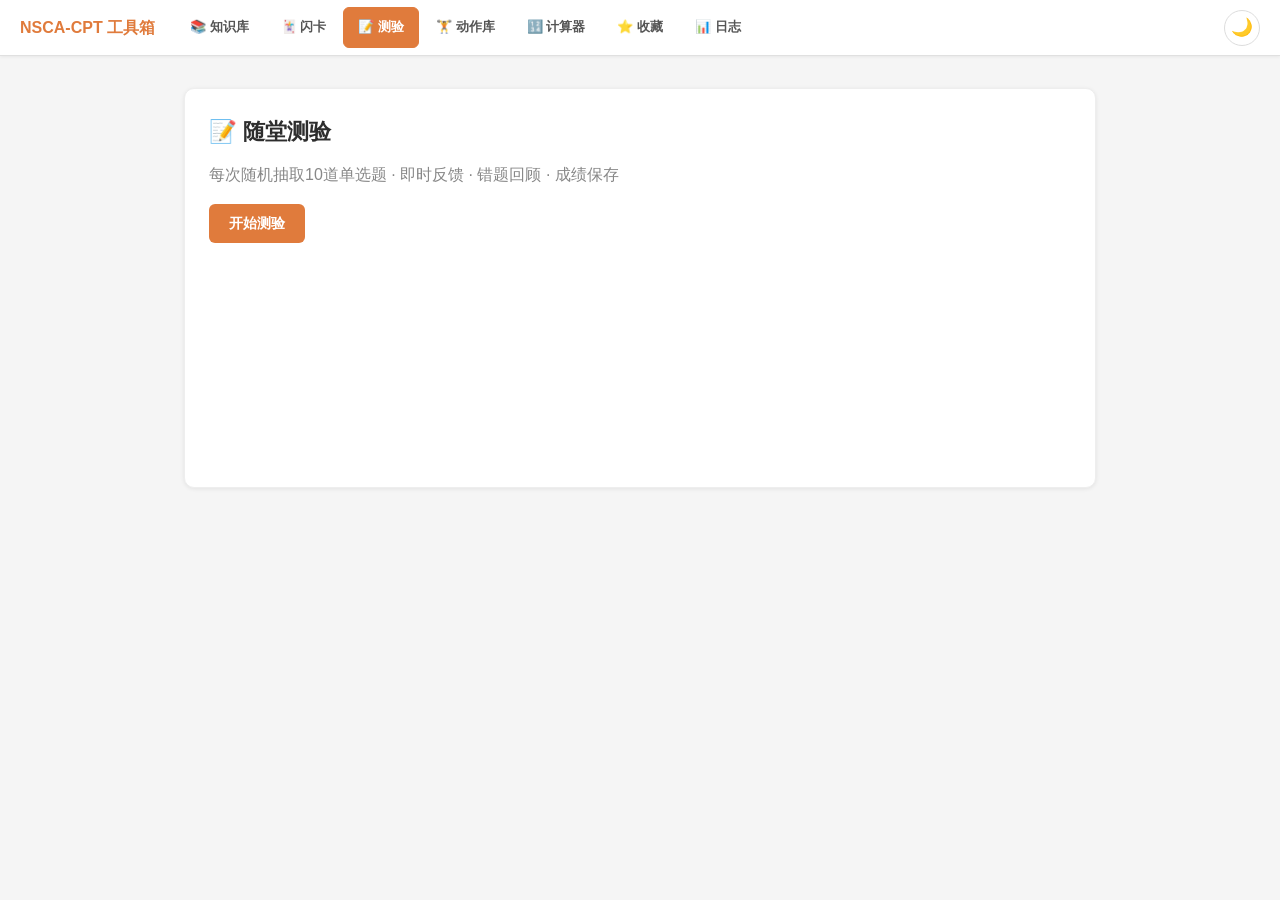
<file: quiz.html>
<!DOCTYPE html>
<html lang="zh-CN">
<head>
<meta charset="UTF-8">
<meta name="viewport" content="width=device-width, initial-scale=1.0">
<title>随堂测验 - NSCA-CPT</title>
<link rel="stylesheet" href="css/main.css">
<style>
  .quiz-q { font-size: 1.1rem; font-weight: 700; margin-bottom: 16px; }
  .quiz-opts { list-style: none; display: flex; flex-direction: column; gap: 8px; }
  .quiz-opt { width: 100%; text-align: left; padding: 14px 18px; border: 2px solid var(--border); border-radius: 8px; background: var(--card-bg); font-size: 0.95rem; cursor: pointer; transition: all 0.15s; color: var(--text); }
  .quiz-opt:not(.disabled):hover { border-color: var(--accent); background: var(--accent-light); }
  .quiz-opt.correct { border-color: var(--success); background: #d4edda; color: #155724; }
  .quiz-opt.incorrect { border-color: var(--danger); background: #f8d7da; color: #721c24; }
  .quiz-opt.disabled { pointer-events: none; opacity: 0.9; }
  .quiz-expl { margin-top: 14px; padding: 14px 18px; background: var(--info-bg); border-radius: 8px; font-size: 0.9rem; display: none; }
  .quiz-expl.show { display: block; }
  .quiz-next-btn { display: none; margin-top: 16px; }
  .quiz-next-btn.show { display: inline-block; }
  .score-area { text-align: center; padding: 30px 0; }
  .score-big { font-size: 3.5rem; font-weight: 800; color: var(--accent); }
  .review-item { padding: 14px 18px; border-radius: 8px; margin-bottom: 10px; border-left: 4px solid var(--danger); background: var(--danger-bg); }
</style>
</head>
<body>
<div id="top-nav-container"></div>

<div class="page-container">
  <div class="card" style="min-height:400px;">
    <h2>📝 随堂测验</h2>
    <p style="color:var(--text-muted);margin-bottom:16px;">每次随机抽取10道单选题 · 即时反馈 · 错题回顾 · 成绩保存</p>
    <div id="quiz-area"><button class="btn btn-primary" id="quiz-start">开始测验</button></div>
  </div>
</div>

<script src="js/shared.js"></script>
<script src="js/quiz.js"></script>
<script>document.addEventListener('DOMContentLoaded', () => { Shared.init('quiz'); Quiz.init(); });</script>
</body>
</html>
</file>
<file: css/main.css>
/* ============================================================
   NSCA-CPT 学习工具箱 — 全局样式
   适用于所有页面，包含：CSS变量、重置、深色模式、导航栏、通用组件
   ============================================================ */

/* ----- CSS Custom Properties ----- */
:root {
  /* 浅色主题（默认） */
  --bg: #f5f5f5;
  --bg-secondary: #ffffff;
  --text: #2d2d2d;
  --text-secondary: #555;
  --text-muted: #888;
  --accent: #e07b3c;
  --accent-hover: #c96a30;
  --accent-light: rgba(224, 123, 60, 0.08);
  --border: #ddd;
  --border-light: #eee;
  --card-bg: #ffffff;
  --card-shadow: 0 1px 4px rgba(0,0,0,0.08);
  --header-bg: #fafafa;
  --nav-bg: #ffffff;
  --nav-border: #e0e0e0;
  --success: #2d8f4e;
  --danger: #c0392b;
  --danger-bg: #fdecea;
  --info-bg: #e8f4fd;
  --code-bg: #f4f4f4;
  --overlay: rgba(0,0,0,0.5);
  --badge-bg: #f0f0f0;

  /* 尺寸 */
  --nav-height: 56px;
  --content-max-width: 960px;
  --radius-sm: 6px;
  --radius: 10px;
  --radius-lg: 14px;

  /* 过渡 */
  --transition-fast: 0.1s ease;
  --transition: 0.2s ease;

  /* 部分颜色标识 */
  --color-part1: #3b82b6; /* 运动科学 — 蓝 */
  --color-part2: #8b5cf6; /* 初始咨询与评估 — 紫 */
  --color-part3: #10b981; /* 运动技巧 — 绿 */
  --color-part4: #f59e0b; /* 计划制订 — 琥珀 */
  --color-part5: #ec4899; /* 特殊需求客户 — 粉 */
  --color-part6: #ef4444; /* 安全与法律 — 红 */
}

/* ----- 深色主题 ----- */
[data-theme="dark"] {
  --bg: #1a1a2e;
  --bg-secondary: #222240;
  --text: #e0e0e0;
  --text-secondary: #b0b0b0;
  --text-muted: #888;
  --border: #3a3a5a;
  --border-light: #2e2e4a;
  --card-bg: #252540;
  --card-shadow: 0 2px 8px rgba(0,0,0,0.3);
  --header-bg: #2a2a45;
  --nav-bg: #1e1e35;
  --nav-border: #333;
  --danger-bg: #3d1f1f;
  --info-bg: #1a2d3d;
  --code-bg: #2a2a40;
  --overlay: rgba(0,0,0,0.7);
  --badge-bg: #333350;
}

/* ----- Reset & Base ----- */
*, *::before, *::after { box-sizing: border-box; margin: 0; padding: 0; }

html { font-size: 16px; scroll-behavior: smooth; }

body {
  font-family: -apple-system, BlinkMacSystemFont, "Segoe UI", "Noto Sans SC", "PingFang SC", "Microsoft YaHei", sans-serif;
  background: var(--bg);
  color: var(--text);
  line-height: 1.7;
  min-height: 100vh;
  transition: background var(--transition), color var(--transition);
}

h2 { font-size: 1.4rem; margin-bottom: 0.6rem; }
h3 { font-size: 1.15rem; margin-bottom: 0.5rem; }
h4 { font-size: 1rem; margin-bottom: 0.4rem; }

a { color: var(--accent); text-decoration: none; }
a:hover { text-decoration: underline; }

button { cursor: pointer; font-family: inherit; font-size: inherit; }

/* ----- Top Navigation Bar (shared across all pages) ----- */
.top-nav {
  position: sticky; top: 0; z-index: 100;
  display: flex; align-items: center;
  height: var(--nav-height);
  background: var(--nav-bg);
  border-bottom: 1px solid var(--nav-border);
  padding: 0 20px;
  gap: 4px;
  box-shadow: 0 1px 3px rgba(0,0,0,0.06);
  transition: background var(--transition);
}
.top-nav .nav-brand {
  font-weight: 800; font-size: 1rem; color: var(--accent);
  margin-right: 16px; white-space: nowrap;
  text-decoration: none;
}
.top-nav .nav-brand:hover { text-decoration: none; opacity: 0.85; }
.top-nav .nav-links {
  display: flex; gap: 2px; flex: 1; overflow-x: auto;
}
.top-nav .nav-link {
  display: inline-block; padding: 8px 14px;
  font-size: 0.82rem; font-weight: 600; color: var(--text-secondary);
  border-radius: var(--radius-sm);
  transition: all var(--transition-fast);
  white-space: nowrap; text-decoration: none;
  border: 1px solid transparent;
}
.top-nav .nav-link:hover { background: var(--accent-light); color: var(--accent); text-decoration: none; }
.top-nav .nav-link.active { background: var(--accent); color: #fff; border-color: var(--accent); }

/* 深色模式切换按钮 */
.theme-toggle {
  flex-shrink: 0; margin-left: 8px;
  width: 36px; height: 36px;
  border-radius: 50%; border: 1px solid var(--border);
  background: var(--card-bg); font-size: 1.1rem;
  display: flex; align-items: center; justify-content: center;
  transition: all var(--transition);
}
.theme-toggle:hover { border-color: var(--accent); background: var(--accent-light); }

/* ----- Content Layout ----- */
.page-container {
  max-width: var(--content-max-width);
  margin: 0 auto;
  padding: 32px 24px 60px;
}

/* ----- Card Component ----- */
.card {
  background: var(--card-bg);
  border: 1px solid var(--border-light);
  border-radius: var(--radius);
  padding: 24px;
  margin-bottom: 16px;
  box-shadow: var(--card-shadow);
  transition: background var(--transition), border-color var(--transition);
}

/* ----- Buttons ----- */
.btn {
  display: inline-block; padding: 10px 20px;
  border: none; border-radius: var(--radius-sm);
  font-size: 0.9rem; font-weight: 600;
  cursor: pointer; transition: all var(--transition-fast);
  text-decoration: none; text-align: center;
}
.btn-primary { background: var(--accent); color: #fff; }
.btn-primary:hover { background: var(--accent-hover); text-decoration: none; }
.btn-outline { background: transparent; color: var(--accent); border: 1.5px solid var(--accent); }
.btn-outline:hover { background: var(--accent-light); text-decoration: none; }
.btn-danger { background: var(--danger); color: #fff; }
.btn-danger:hover { opacity: 0.9; }

/* ----- Breadcrumb ----- */
.breadcrumb {
  font-size: 0.85rem; color: var(--text-muted); margin-bottom: 20px;
}
.breadcrumb a { color: var(--text-secondary); }
.breadcrumb a:hover { color: var(--accent); text-decoration: none; }
.breadcrumb .sep { margin: 0 8px; }

/* ----- Empty State ----- */
.empty-state {
  text-align: center; padding: 40px 20px; color: var(--text-muted);
}

/* ----- Badge ----- */
.badge {
  display: inline-block; padding: 2px 10px;
  border-radius: 12px; font-size: 0.78rem; font-weight: 600;
  background: var(--badge-bg); color: var(--text-secondary);
}

/* ----- Scrollbar (desktop) ----- */
::-webkit-scrollbar { width: 6px; height: 6px; }
::-webkit-scrollbar-track { background: transparent; }
::-webkit-scrollbar-thumb { background: #ccc; border-radius: 3px; }
::-webkit-scrollbar-thumb:hover { background: #aaa; }
[data-theme="dark"] ::-webkit-scrollbar-thumb { background: #555; }
[data-theme="dark"] ::-webkit-scrollbar-thumb:hover { background: #777; }
</file>
<file: css/knowledge.css>
/* ============================================================
   NSCA-CPT 学习工具箱 — 知识库专用样式
   包含：手风琴层级、快速索引栏、术语高亮、过渡动画
   ============================================================ */

/* ----- Quick Index Bar ----- */
.quick-index {
  position: sticky; top: var(--nav-height); z-index: 50;
  display: flex; gap: 8px; padding: 12px 20px;
  background: var(--bg-secondary);
  border-bottom: 1px solid var(--border-light);
  overflow-x: auto;
  flex-wrap: wrap;
  transition: background var(--transition);
}

.quick-index-btn {
  flex-shrink: 0;
  padding: 6px 16px;
  border: 1.5px solid var(--border);
  border-radius: 20px;
  background: var(--card-bg);
  font-size: 0.82rem; font-weight: 600;
  color: var(--text-secondary);
  cursor: pointer;
  transition: all var(--transition-fast);
  white-space: nowrap;
}
.quick-index-btn:hover {
  border-color: var(--accent);
  color: var(--accent);
  background: var(--accent-light);
}
.quick-index-btn:active { transform: scale(0.96); }

/* ----- Accordion — 一级（部分） ----- */
.accordion-part {
  margin-bottom: 12px;
  border: 1px solid var(--border-light);
  border-radius: var(--radius);
  overflow: hidden;
  background: var(--card-bg);
  box-shadow: var(--card-shadow);
  transition: background var(--transition);
}

.accordion-part-header {
  width: 100%;
  display: flex; align-items: center; gap: 12px;
  padding: 16px 20px;
  border: none; background: var(--header-bg);
  text-align: left; cursor: pointer;
  font-size: 1.05rem; font-weight: 700; color: var(--text);
  transition: background var(--transition-fast);
  position: relative;
  user-select: none;
}

/* 左侧彩色竖条 */
.accordion-part-header::before {
  content: '';
  position: absolute; left: 0; top: 0; bottom: 0;
  width: 4px;
  transition: width var(--transition-fast);
}
.accordion-part-header:hover { filter: brightness(0.97); }
.accordion-part-header .part-icon { font-size: 1.3rem; flex-shrink: 0; }
.accordion-part-header .part-label { flex: 1; }
.accordion-part-header .arrow {
  flex-shrink: 0; font-size: 0.7rem;
  transition: transform var(--transition-fast);
}
.accordion-part-header.open .arrow { transform: rotate(180deg); }

/* 各部分专属颜色 */
.accordion-part[data-color="part1"] .accordion-part-header::before { background: var(--color-part1); }
.accordion-part[data-color="part2"] .accordion-part-header::before { background: var(--color-part2); }
.accordion-part[data-color="part3"] .accordion-part-header::before { background: var(--color-part3); }
.accordion-part[data-color="part4"] .accordion-part-header::before { background: var(--color-part4); }
.accordion-part[data-color="part5"] .accordion-part-header::before { background: var(--color-part5); }
.accordion-part[data-color="part6"] .accordion-part-header::before { background: var(--color-part6); }

.accordion-part-body {
  max-height: 0; overflow: hidden;
  transition: max-height var(--transition-fast);
}
.accordion-part-body.open { max-height: 6000px; }

/* ----- Accordion — 二级（章节） ----- */
.chapter-list { padding: 8px 12px; }

.chapter-link {
  display: flex; align-items: center; gap: 10px;
  padding: 10px 14px; margin: 2px 0;
  border-radius: var(--radius-sm);
  text-decoration: none; color: var(--text);
  font-size: 0.92rem;
  transition: all var(--transition-fast);
  border-left: 3px solid transparent;
  position: relative;
}
.chapter-link:hover {
  background: var(--accent-light);
  text-decoration: none;
}
.chapter-link .chapter-num {
  font-size: 0.78rem; font-weight: 600; color: var(--text-muted);
  flex-shrink: 0; width: 42px;
}
.chapter-link .chapter-title { flex: 1; }
.chapter-link .chapter-arrow {
  font-size: 0.7rem; color: var(--text-muted);
  transition: transform var(--transition-fast);
}
.chapter-link:hover .chapter-arrow {
  transform: translateX(3px); color: var(--accent);
}

/* 各部分章节 hover 左边框颜色 */
.accordion-part[data-color="part1"] .chapter-link:hover { border-left-color: var(--color-part1); }
.accordion-part[data-color="part2"] .chapter-link:hover { border-left-color: var(--color-part2); }
.accordion-part[data-color="part3"] .chapter-link:hover { border-left-color: var(--color-part3); }
.accordion-part[data-color="part4"] .chapter-link:hover { border-left-color: var(--color-part4); }
.accordion-part[data-color="part5"] .chapter-link:hover { border-left-color: var(--color-part5); }
.accordion-part[data-color="part6"] .chapter-link:hover { border-left-color: var(--color-part6); }

/* ----- 收藏星标（章节行内） ----- */
.fav-star-inline {
  flex-shrink: 0; background: none; border: none;
  font-size: 1.1rem; cursor: pointer;
  padding: 2px 4px; line-height: 1;
  transition: transform var(--transition-fast); color: #ccc;
}
.fav-star-inline:hover { transform: scale(1.25); }
.fav-star-inline.active { color: var(--accent); }

/* ----- 章节详情页样式 ----- */
.chapter-header {
  margin-bottom: 24px; padding-bottom: 20px;
  border-bottom: 2px solid var(--border-light);
}
.chapter-header h1 {
  font-size: 1.5rem; margin-bottom: 8px;
}
.chapter-header .chapter-meta {
  font-size: 0.85rem; color: var(--text-muted);
}

/* 知识点内容区域 */
.kp-section {
  margin-bottom: 24px;
}
.kp-section h3 {
  font-size: 1.1rem; color: var(--accent);
  margin-bottom: 12px; padding-bottom: 8px;
  border-bottom: 1px solid var(--border-light);
}
.kp-section h4 {
  font-size: 0.95rem; margin: 12px 0 6px; color: var(--text);
}
.kp-section p {
  margin-bottom: 10px; line-height: 1.85; color: var(--text-secondary);
}
.kp-section ul, .kp-section ol {
  margin: 8px 0 16px 20px; color: var(--text-secondary);
}
.kp-section li {
  margin-bottom: 6px; line-height: 1.75;
}
.kp-section strong {
  color: var(--accent);
}
.kp-section .kp-highlight {
  color: var(--accent); font-weight: 700;
}

/* 关键数据卡片 */
.kp-data-card {
  background: var(--info-bg);
  border-left: 3px solid var(--color-part1);
  padding: 12px 16px; margin: 12px 0;
  border-radius: 0 var(--radius-sm) var(--radius-sm) 0;
  font-size: 0.9rem; color: var(--text-secondary);
}
.kp-data-card strong { color: var(--text); }

/* 表格样式 */
.kp-table {
  width: 100%; border-collapse: collapse;
  margin: 12px 0; font-size: 0.88rem;
}
.kp-table th, .kp-table td {
  padding: 10px 14px; border: 1px solid var(--border);
  text-align: left;
}
.kp-table th {
  background: var(--header-bg); font-weight: 700;
}

/* 收藏按钮（章节详情页顶部） */
.fav-btn-large {
  display: inline-flex; align-items: center; gap: 6px;
  padding: 8px 18px; border: 1.5px solid var(--border);
  border-radius: 20px; background: var(--card-bg);
  font-size: 0.88rem; cursor: pointer;
  transition: all var(--transition-fast);
}
.fav-btn-large:hover { border-color: var(--accent); }
.fav-btn-large.active { background: var(--accent); color: #fff; border-color: var(--accent); }
.fav-btn-large.active:hover { background: var(--accent-hover); }
</file>
